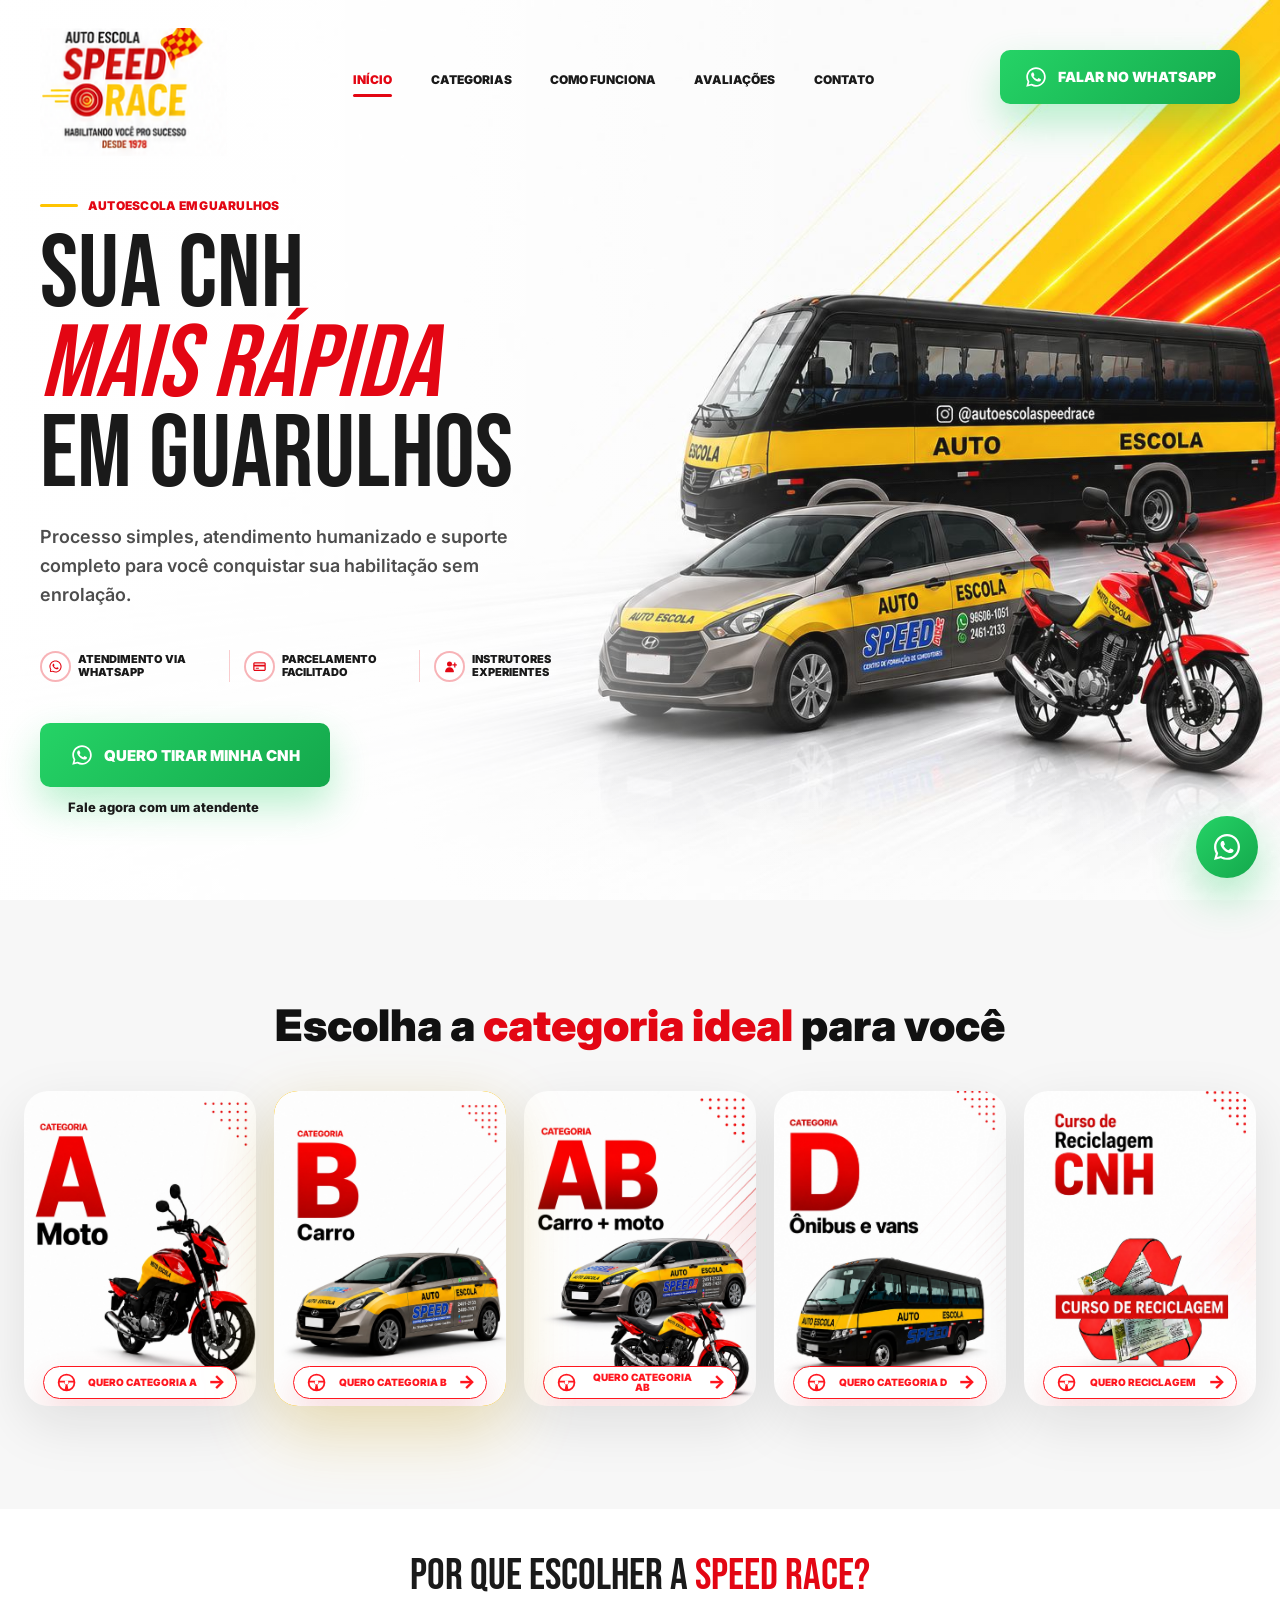
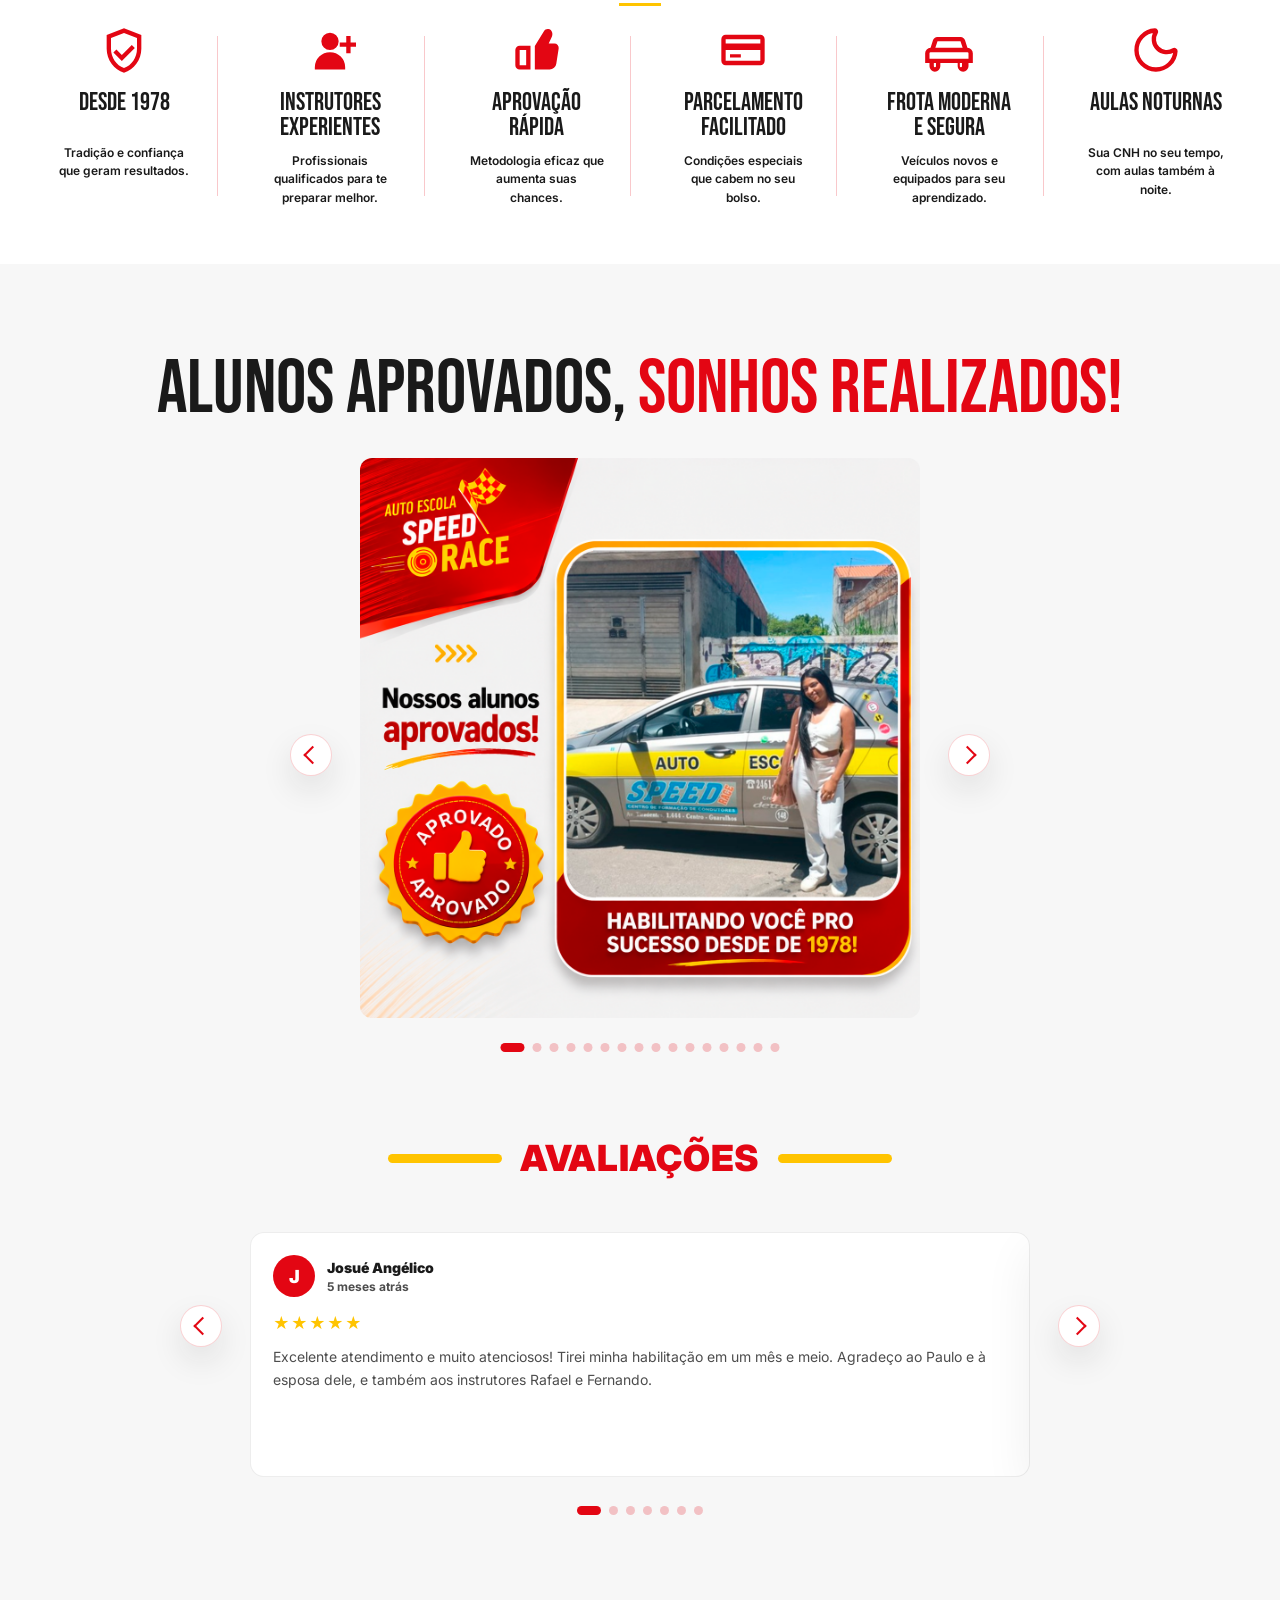
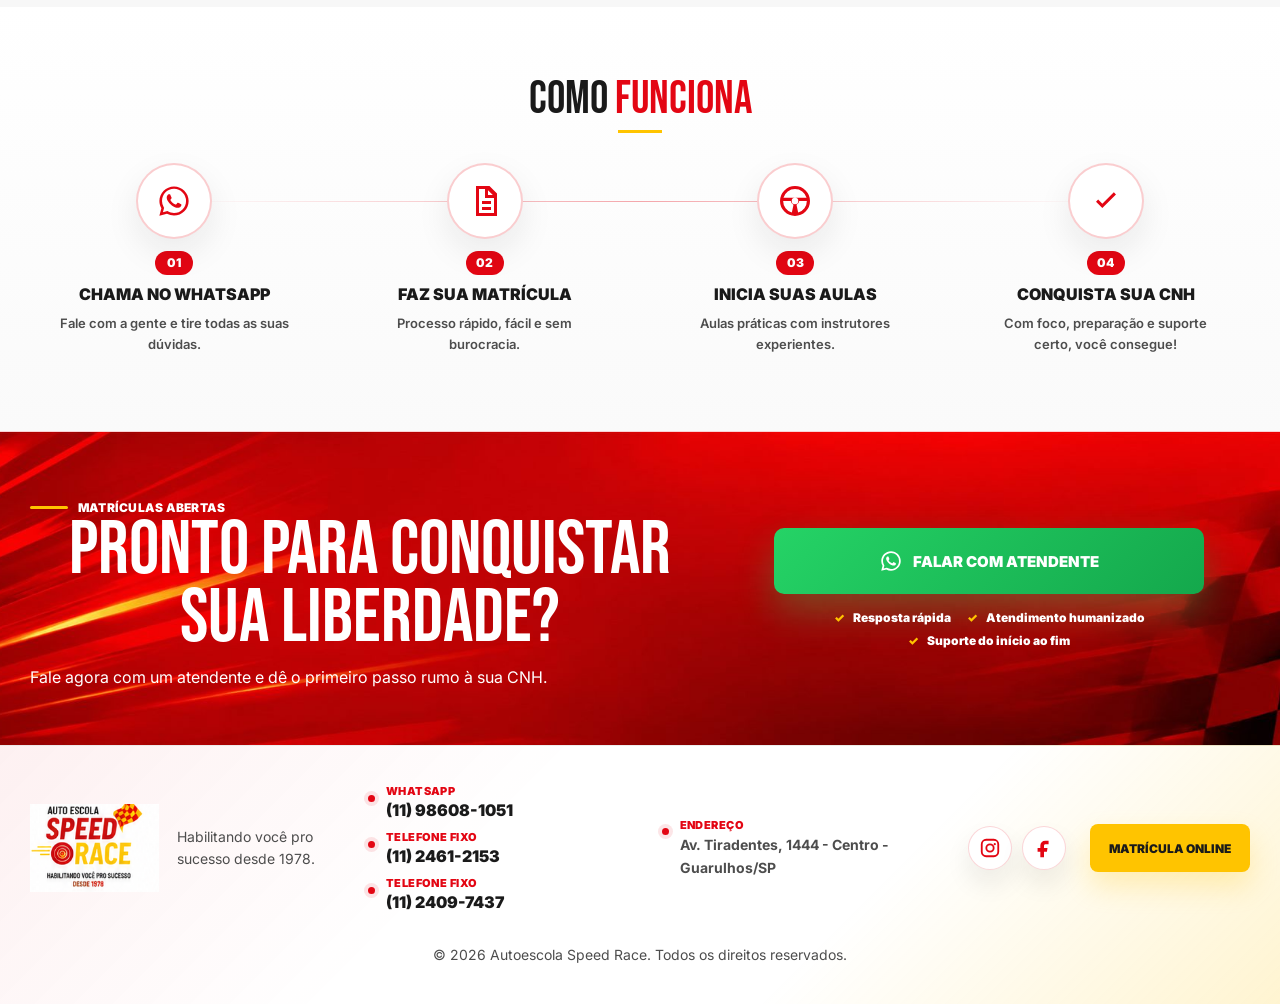
<file: index.html>
﻿<!doctype html>
<html lang="pt-BR">

<head>
  <meta charset="utf-8">
  <meta name="viewport" content="width=device-width, initial-scale=1">
  <title>Autoscola Speed Race | CNH em Guarulhos</title>
  <meta name="description"
    content="Auto Escola Speed Race em Guarulhos. Tire sua CNH nas categorias A, B, AB, D e curso de reciclagem com atendimento rapido pelo WhatsApp.">
  <link rel="icon" type="image/png" sizes="192x192" href="/assets/favicon.png">
  <link rel="apple-touch-icon" sizes="180x180" href="/assets/apple-touch-icon.png">
  <link rel="preconnect" href="https://fonts.googleapis.com">
  <link rel="preconnect" href="https://fonts.gstatic.com" crossorigin>
  <link rel="preload" as="image" href="assets/optimized/banner-hero-1920.jpg">
  <link href="https://fonts.googleapis.com/css2?family=Bebas+Neue&family=Inter:wght@500;600;700;800;900&display=swap"
    rel="stylesheet">
  <link rel="stylesheet" href="styles.css">
</head>

<body>
  <svg class="sprite" aria-hidden="true">
    <symbol id="icon-whatsapp" viewBox="0 0 32 32">
      <path fill="currentColor"
        d="M16.02 3C8.86 3 3.03 8.81 3.03 15.95c0 2.29.6 4.52 1.75 6.49L3 29l6.73-1.76a13 13 0 0 0 6.29 1.6h.01c7.16 0 12.99-5.81 12.99-12.95C29.02 8.81 23.19 3 16.02 3Zm0 23.65h-.01c-1.93 0-3.82-.52-5.47-1.5l-.39-.23-3.99 1.04 1.07-3.88-.25-.4a10.67 10.67 0 0 1-1.64-5.73c0-5.93 4.79-10.76 10.68-10.76 2.85 0 5.53 1.12 7.55 3.15a10.63 10.63 0 0 1 3.13 7.55c0 5.93-4.79 10.76-10.68 10.76Zm5.86-8.05c-.32-.16-1.9-.94-2.19-1.04-.29-.11-.51-.16-.72.16-.21.31-.83 1.04-1.02 1.25-.19.21-.38.24-.7.08-.32-.16-1.35-.5-2.57-1.58-.95-.85-1.59-1.9-1.78-2.22-.19-.32-.02-.49.14-.65.15-.15.32-.38.48-.56.16-.19.21-.32.32-.53.11-.21.05-.4-.03-.56-.08-.16-.72-1.73-.99-2.37-.26-.62-.52-.54-.72-.55h-.61c-.21 0-.56.08-.85.4-.29.32-1.12 1.09-1.12 2.66 0 1.57 1.15 3.09 1.31 3.3.16.21 2.27 3.46 5.49 4.85.77.33 1.37.53 1.83.68.77.24 1.47.21 2.02.13.62-.09 1.9-.77 2.17-1.52.27-.75.27-1.39.19-1.52-.08-.13-.29-.21-.61-.37Z" />
    </symbol>
    <symbol id="icon-check" viewBox="0 0 24 24">
      <path fill="currentColor" d="m9.55 16.7-4.2-4.2 1.42-1.42 2.78 2.78 7.68-7.68 1.42 1.42-9.1 9.1Z" />
    </symbol>
    <symbol id="icon-card" viewBox="0 0 24 24">
      <path fill="currentColor"
        d="M4 5h16a2 2 0 0 1 2 2v10a2 2 0 0 1-2 2H4a2 2 0 0 1-2-2V7a2 2 0 0 1 2-2Zm0 4h16V7H4v2Zm0 3v5h16v-5H4Zm2 2h5v1.5H6V14Z" />
    </symbol>
    <symbol id="icon-instructor" viewBox="0 0 24 24">
      <path fill="currentColor"
        d="M12 12a4 4 0 1 0 0-8 4 4 0 0 0 0 8Zm-7 8a7 7 0 0 1 14 0v1H5v-1Zm14.5-9.5h-3v-2h3v-3h2v3h3v2h-3v3h-2v-3Z" />
    </symbol>
    <symbol id="icon-shield" viewBox="0 0 24 24">
      <path fill="currentColor"
        d="M12 2 4 5.1v6.3c0 5.1 3.4 9.7 8 11.1 4.6-1.4 8-6 8-11.1V5.1L12 2Zm0 2.2 6 2.3v4.9c0 4-2.5 7.7-6 8.9-3.5-1.2-6-4.9-6-8.9V6.5l6-2.3Zm-1 10.1-2.5-2.5-1.4 1.4 3.9 3.9 6-6-1.4-1.4-4.6 4.6Z" />
    </symbol>
    <symbol id="icon-thumbs" viewBox="0 0 24 24">
      <path fill="currentColor"
        d="M9 21H4a2 2 0 0 1-2-2v-7a2 2 0 0 1 2-2h5v11Zm2 0V10.2l4.2-6.9c.4-.7 1.2-1.1 2-1 .9.1 1.6.7 1.8 1.6.2.7.1 1.4-.2 2.1L17.4 9H20a2 2 0 0 1 2 2.3l-1.1 7A3.1 3.1 0 0 1 17.8 21H11ZM4 12v7h3v-7H4Z" />
    </symbol>
    <symbol id="icon-car" viewBox="0 0 24 24">
      <path fill="currentColor"
        d="M6.6 6h10.8c.9 0 1.7.6 2 1.5L20.5 11A2.5 2.5 0 0 1 23 13.5V18h-2v1.5a2.5 2.5 0 0 1-5 0V18H8v1.5a2.5 2.5 0 0 1-5 0V18H1v-4.5A2.5 2.5 0 0 1 3.5 11l1.1-3.5c.3-.9 1.1-1.5 2-1.5Zm.1 2-1 3h12.6l-1-3H6.7ZM3 13.5V16h18v-2.5a.5.5 0 0 0-.5-.5h-17a.5.5 0 0 0-.5.5ZM5 18v1.5a.5.5 0 0 0 1 0V18H5Zm12 0v1.5a.5.5 0 0 0 1 0V18h-1Z" />
    </symbol>
    <symbol id="icon-moon" viewBox="0 0 24 24">
      <svg xmlns="http://www.w3.org/2000/svg" width="24" height="24" viewBox="0 0 24 24" fill="none"
        stroke="currentColor" stroke-width="2" stroke-linecap="round" stroke-linejoin="round"
        class="lucide lucide-moon-icon lucide-moon">
        <path
          d="M20.985 12.486a9 9 0 1 1-9.473-9.472c.405-.022.617.46.402.803a6 6 0 0 0 8.268 8.268c.344-.215.825-.004.803.401" />
      </svg>
    </symbol>
    <symbol id="icon-doc" viewBox="0 0 24 24">
      <path fill="currentColor"
        d="M6 2h9l5 5v15H6V2Zm8 2.8V8h3.2L14 4.8ZM8 4v16h10V10h-6V4H8Zm2 8h6v2h-6v-2Zm0 4h6v2h-6v-2Z" />
    </symbol>
    <symbol id="icon-wheel" viewBox="0 0 24 24">
      <path fill="currentColor"
        d="M12 2a10 10 0 1 1 0 20 10 10 0 0 1 0-20Zm0 2a8 8 0 0 0-7.7 5.9h15.4A8 8 0 0 0 12 4Zm-7.9 8a8 8 0 0 0 5.8 7.7l1.1-5.2A3 3 0 0 1 9.2 12H4.1Zm10 7.7A8 8 0 0 0 19.9 12h-5.1a3 3 0 0 1-1.8 2.5l1.1 5.2ZM12 9.8a2.2 2.2 0 1 0 0 4.4 2.2 2.2 0 0 0 0-4.4Z" />
    </symbol>
    <symbol id="icon-instagram" viewBox="0 0 24 24">
      <path fill="currentColor"
        d="M7.8 2h8.4A5.8 5.8 0 0 1 22 7.8v8.4a5.8 5.8 0 0 1-5.8 5.8H7.8A5.8 5.8 0 0 1 2 16.2V7.8A5.8 5.8 0 0 1 7.8 2Zm0 2A3.8 3.8 0 0 0 4 7.8v8.4A3.8 3.8 0 0 0 7.8 20h8.4a3.8 3.8 0 0 0 3.8-3.8V7.8A3.8 3.8 0 0 0 16.2 4H7.8ZM12 7a5 5 0 1 1 0 10 5 5 0 0 1 0-10Zm0 2a3 3 0 1 0 0 6 3 3 0 0 0 0-6Zm5.2-2.4a1.2 1.2 0 1 1 0 2.4 1.2 1.2 0 0 1 0-2.4Z" />
    </symbol>
    <symbol id="icon-facebook" viewBox="0 0 24 24">
      <path fill="currentColor"
        d="M14 8h3V4h-3.4C9.9 4 8 6.2 8 9.6V12H5v4h3v6h4v-6h3.2l.6-4H12V9.8c0-1.2.4-1.8 2-1.8Z" />
    </symbol>
  </svg>

  <main class="hero" id="inicio">
    <nav class="hero-nav" aria-label="Navegação principal">
      <a class="brand" href="#inicio" aria-label="Auto Escola Speed Race">
        <img src="assets/logo-speed-race.png" alt="Auto Escola Speed Race" width="218" height="132" fetchpriority="high">
      </a>

      <div class="nav-links">
        <a class="active" href="#inicio">Início</a>
        <a href="#categorias">Categorias</a>
        <a href="#como-funciona">Como funciona</a>
        <a href="#avaliacoes">Avaliações</a>
        <a href="#contato">Contato</a>
      </div>

      <a class="whatsapp nav-cta"
        href="https://wa.me/5511986081051?text=Ol%C3%A1!%20Quero%20saber%20mais%20sobre%20a%20CNH%20na%20Auto%20Escola%20Speed%20Race"
        target="_blank" rel="noopener">
        <svg>
          <use href="#icon-whatsapp" />
        </svg>
        <span>Falar no WhatsApp</span>
      </a>
    </nav>

    <section class="hero-content" aria-labelledby="hero-title">
      <div class="copy">
        <p class="eyebrow">Autoescola em Guarulhos</p>
        <h1 id="hero-title">Sua CNH<br><span>mais rápida</span><br><span class="title-place">em&nbsp;Guarulhos</span>
        </h1>
        <p class="lead">Processo simples, atendimento humanizado e suporte completo para você conquistar sua habilitação
          sem enrolação.</p>

        <div class="hero-benefits" aria-label="Benefícios">
          <span><svg>
              <use href="#icon-whatsapp" />
            </svg>Atendimento via WhatsApp</span>
          <span><svg>
              <use href="#icon-card" />
            </svg>Parcelamento facilitado</span>
          <span><svg>
              <use href="#icon-instructor" />
            </svg>Instrutores experientes</span>
        </div>

        <a class="whatsapp hero-cta"
          href="https://wa.me/5511986081051?text=Ol%C3%A1!%20Quero%20saber%20mais%20sobre%20a%20CNH%20na%20Auto%20Escola%20Speed%20Race"
          target="_blank" rel="noopener">
          <svg>
            <use href="#icon-whatsapp" />
          </svg>
          Quero tirar minha CNH
        </a>
        <small>Fale agora com um atendente</small>
      </div>

    </section>
  </main>
  <section class="section categories-section" id="categorias" aria-labelledby="categories-title">
    <div class="section-head categories-title-block">
      <h2 id="categories-title">Escolha a <span>categoria ideal</span> para você</h2>
    </div>

    <div class="container">
      <div class="card-grid category-grid">
        <article class="category-card card-art">
          <img class="card-art-image" src="assets/optimized/card-moto-sharp.jpg" alt="Categoria A - Moto" loading="lazy" decoding="async">
          <a class="category-button"
            href="https://wa.me/5511986081051?text=Ol%C3%A1!%20Quero%20tirar%20minha%20CNH%20categoria%20A%20%28moto%29%20na%20Auto%20Escola%20Speed%20Race."
            target="_blank" rel="noopener">
            <svg aria-hidden="true">
              <use href="#icon-wheel" />
            </svg>
            <span>Quero Categoria A</span>
          </a>
        </article>

        <article class="category-card card-art featured">
          <img class="card-art-image" src="assets/optimized/card-carro-sharp.jpg" alt="Categoria B - Carro" loading="lazy" decoding="async">
          <a class="category-button yellow"
            href="https://wa.me/5511986081051?text=Ol%C3%A1!%20Quero%20tirar%20minha%20CNH%20categoria%20B%20%28carro%29%20na%20Auto%20Escola%20Speed%20Race."
            target="_blank" rel="noopener">
            <svg aria-hidden="true">
              <use href="#icon-wheel" />
            </svg>
            <span>Quero Categoria B</span>
          </a>
        </article>

        <article class="category-card card-art">
          <img class="card-art-image" src="assets/optimized/card-carro-moto-sharp.jpg" alt="Categoria AB - Carro e moto" loading="lazy" decoding="async">
          <a class="category-button"
            href="https://wa.me/5511986081051?text=Ol%C3%A1!%20Quero%20tirar%20minha%20CNH%20categoria%20AB%20%28carro%20e%20moto%29%20na%20Auto%20Escola%20Speed%20Race."
            target="_blank" rel="noopener">
            <svg aria-hidden="true">
              <use href="#icon-wheel" />
            </svg>
            <span>Quero Categoria AB</span>
          </a>
        </article>

        <article class="category-card card-art pro-card">
          <img class="card-art-image" src="assets/optimized/card-onibus-sharp.jpg" alt="Categoria D - Onibus e vans" loading="lazy" decoding="async">
          <a class="category-button"
            href="https://wa.me/5511986081051?text=Ol%C3%A1!%20Quero%20saber%20mais%20sobre%20a%20CNH%20categoria%20D%20%28%C3%B4nibus%20e%20vans%29%20na%20Auto%20Escola%20Speed%20Race."
            target="_blank" rel="noopener">
            <svg aria-hidden="true">
              <use href="#icon-wheel" />
            </svg>
            <span>Quero Categoria D</span>
          </a>
        </article>

        <article class="category-card card-art service-card">
          <img class="card-art-image" src="assets/optimized/card-reciclagem-sharp.jpg" alt="Reciclagem de CNH" loading="lazy" decoding="async">
          <a class="category-button"
            href="https://wa.me/5511986081051?text=Ol%C3%A1!%20Quero%20saber%20mais%20sobre%20o%20servi%C3%A7o%20de%20reciclagem%20de%20CNH%20na%20Auto%20Escola%20Speed%20Race."
            target="_blank" rel="noopener">
            <svg aria-hidden="true">
              <use href="#icon-wheel" />
            </svg>
            <span>Quero Reciclagem</span>
          </a>
        </article>
      </div>
    </div>
  </section>
  <section class="section benefits-section" aria-labelledby="benefits-title">
    <div class="container">
      <div class="section-head">
        <p class="eyebrow">Confiança para começar</p>
        <h2 id="benefits-title">Por que escolher a <span>Speed Race?</span></h2>
      </div>

      <div class="card-grid benefits-grid">
        <article class="info-card"><i><svg>
              <use href="#icon-shield" />
            </svg></i>
          <h3>Desde 1978</h3>
          <p>Tradição e confiança que geram resultados.</p>
        </article>
        <article class="info-card"><i><svg>
              <use href="#icon-instructor" />
            </svg></i>
          <h3>Instrutores experientes</h3>
          <p>Profissionais qualificados para te preparar melhor.</p>
        </article>
        <article class="info-card"><i><svg>
              <use href="#icon-thumbs" />
            </svg></i>
          <h3>Aprovação rápida</h3>
          <p>Metodologia eficaz que aumenta suas chances.</p>
        </article>
        <article class="info-card"><i><svg>
              <use href="#icon-card" />
            </svg></i>
          <h3>Parcelamento facilitado</h3>
          <p>Condições especiais que cabem no seu bolso.</p>
        </article>
        <article class="info-card"><i><svg>
              <use href="#icon-car" />
            </svg></i>
          <h3>Frota moderna e segura</h3>
          <p>Veículos novos e equipados para seu aprendizado.</p>
        </article>
        <article class="info-card"><i><svg>
              <use href="#icon-moon" />
            </svg></i>
          <h3>Aulas noturnas</h3>
          <p>Sua CNH no seu tempo, com aulas também à noite.</p>
        </article>

      </div>
    </div>
  </section>

  <section class="section reviews-section" id="avaliacoes" aria-labelledby="reviews-title">
    <div class="container">
      <div class="section-head">
        <h2 id="reviews-title">Alunos aprovados, <span>sonhos realizados!</span></h2>
      </div>

      <div class="approved-carousel" aria-roledescription="carousel" aria-label="Fotos de alunos aprovados">
        <button class="review-control prev" type="button" aria-label="Foto anterior">&lsaquo;</button>
        <div class="review-viewport">
          <div class="review-grid">
            <article class="review-card"><img src="assets/approved/aluno9.png" alt="Aluno aprovado" loading="lazy" decoding="async"></article>
            <article class="review-card"><img src="assets/approved/aluno10.png" alt="Aluno aprovado" loading="lazy" decoding="async"></article>
            <article class="review-card"><img src="assets/approved/aluno14.png" alt="Aluno aprovado" loading="lazy" decoding="async"></article>
            <article class="review-card"><img src="assets/approved/aluno16.png" alt="Aluno aprovado" loading="lazy" decoding="async"></article>
            <article class="review-card"><img src="assets/approved/aluno17.png" alt="Aluno aprovado" loading="lazy" decoding="async"></article>
            <article class="review-card"><img src="assets/approved/aluno3.png" alt="Aluno aprovado" loading="lazy" decoding="async"></article>
            <article class="review-card"><img src="assets/approved/aluno19.png" alt="Aluno aprovado" loading="lazy" decoding="async"></article>
            <article class="review-card"><img src="assets/approved/aluno20.png" alt="Aluno aprovado" loading="lazy" decoding="async"></article>
            <article class="review-card"><img src="assets/approved/aluno21.png" alt="Aluno aprovado" loading="lazy" decoding="async"></article>
            <article class="review-card"><img src="assets/approved/aluno22.png" alt="Aluno aprovado" loading="lazy" decoding="async"></article>
            <article class="review-card"><img src="assets/approved/aluno4.png" alt="Aluno aprovado" loading="lazy" decoding="async"></article>
            <article class="review-card"><img src="assets/approved/aluno24.png" alt="Aluno aprovado" loading="lazy" decoding="async"></article>
            <article class="review-card"><img src="assets/approved/aluno25.png" alt="Aluno aprovado" loading="lazy" decoding="async"></article>
            <article class="review-card"><img src="assets/approved/aluno1.png" alt="Aluno aprovado" loading="lazy" decoding="async"></article>
            <article class="review-card"><img src="assets/approved/aluno2.png" alt="Aluno aprovado" loading="lazy" decoding="async"></article>
            <article class="review-card"><img src="assets/approved/aluno27.png" alt="Aluno aprovado" loading="lazy" decoding="async"></article>
          </div>
        </div>
        <button class="review-control next" type="button" aria-label="Próxima foto">&rsaquo;</button>
        <div class="review-dots" aria-label="Selecionar foto"></div>
      </div>
      <div class="reviews-carousel" aria-roledescription="carousel" aria-label="Avaliações de alunos"
        style="margin-top: 84px;">
        <div class="section-head" style="margin-bottom: 34px;">
          <p class="reviews-eyebrow">Avaliações</p>
        </div>
        <button class="review-control prev" type="button" aria-label="Avaliação anterior">&lsaquo;</button>
        <div class="review-viewport">
          <div class="review-grid">
            <article class="review-card">
              <div class="review-head"><span>J</span>
                <div><strong>Josué Angélico</strong><small>5 meses atrás</small></div>
              </div>
              <div class="stars">★★★★★</div>
              <p>Excelente atendimento e muito atenciosos! Tirei minha habilitação em um mês e meio. Agradeço ao Paulo e
                à esposa dele, e também aos instrutores Rafael e Fernando.</p>
            </article>
            <article class="review-card">
              <div class="review-head"><span>L</span>
                <div><strong>Letícia Caselato</strong><small>7 meses atrás</small></div>
              </div>
              <div class="stars">★★★★★</div>
              <p>Finalizei minha CNH super rápido, sempre tive total apoio, o instrutor Paulo é nota 10.</p>
            </article>
            <article class="review-card">
              <div class="review-head"><span>F</span>
                <div><strong>Fernanda Dantas</strong><small>9 meses atrás</small></div>
              </div>
              <div class="stars">★★★★★</div>
              <p>Super recomendo, bons instrutores e atendimento perfeito. São bons profissionais e com certeza a melhor
                autoescola.</p>
            </article>
            <article class="review-card">
              <div class="review-head"><span>P</span>
                <div><strong>Pedro Henrique</strong><small>9 meses atrás</small></div>
              </div>
              <div class="stars">★★★★★</div>
              <p>A autoescola Speed Race me proporcionou a oportunidade de estar tirando minha habilitação.
                Profissionais bastante atenciosos e capacitados.</p>
            </article>
            <article class="review-card">
              <div class="review-head"><span>V</span>
                <div><strong>Vini Silva</strong><small>10 meses atrás</small></div>
              </div>
              <div class="stars">★★★★★</div>
              <p>Atendimento muito bom com bons instrutores, principalmente o instrutor Thiago, que é muito bom como
                profissional.</p>
            </article>
            <article class="review-card">
              <div class="review-head"><span>H</span>
                <div><strong>Henrique Macedo</strong><small>3 meses atrás</small></div>
              </div>
              <div class="stars">★★★★★</div>
              <p>Professores e diretoria excelentes, ótima autoescola. Fernandão é monstro.</p>
            </article>
            <article class="review-card">
              <div class="review-head"><span>M</span>
                <div><strong>Matheus Henrique</strong><small>9 meses atrás</small></div>
              </div>
              <div class="stars">★★★★★</div>
              <p>Auto-escola com pessoas muito solícitas, íntegras e extremamente atenciosas. Instrutores que se
                preocupam e buscam de fato ajudar o aluno.</p>
            </article>
          </div>
        </div>
        <button class="review-control next" type="button" aria-label="Próxima avaliação">&rsaquo;</button>
        <div class="review-dots" aria-label="Selecionar avaliação"></div>
      </div>
    </div>
  </section>

  <section class="section steps-section" id="como-funciona" aria-labelledby="steps-title">
    <div class="container">
      <div class="section-head">
        <p class="eyebrow">Passo a passo</p>
        <h2 id="steps-title">Como <span>funciona</span></h2>
      </div>

      <div class="steps-grid">
        <article>
          <i><svg>
              <use href="#icon-whatsapp" />
            </svg></i>
          <div class="step-copy"><strong>01</strong>
            <h3>Chama no WhatsApp</h3>
            <p>Fale com a gente e tire todas as suas dúvidas.</p>
          </div>
        </article>
        <article>
          <i><svg>
              <use href="#icon-doc" />
            </svg></i>
          <div class="step-copy"><strong>02</strong>
            <h3>Faz sua matrícula</h3>
            <p>Processo rápido, fácil e sem burocracia.</p>
          </div>
        </article>
        <article>
          <i><svg>
              <use href="#icon-wheel" />
            </svg></i>
          <div class="step-copy"><strong>03</strong>
            <h3>Inicia suas aulas</h3>
            <p>Aulas práticas com instrutores experientes.</p>
          </div>
        </article>
        <article>
          <i><svg>
              <use href="#icon-check" />
            </svg></i>
          <div class="step-copy"><strong>04</strong>
            <h3>Conquista sua CNH</h3>
            <p>Com foco, preparação e suporte certo, você consegue!</p>
          </div>
        </article>
      </div>
    </div>
  </section>

  <section class="final-cta" id="contato">
    <div class="container final-grid">
      <div>
        <p class="eyebrow light">Matrículas abertas</p>
        <h2>Pronto para conquistar sua liberdade?</h2>
        <p>Fale agora com um atendente e dê o primeiro passo rumo à sua CNH.</p>
      </div>
      <div class="final-actions">
        <a class="whatsapp final-button"
          href="https://wa.me/5511986081051?text=Ol%C3%A1!%20Quero%20saber%20mais%20sobre%20a%20CNH%20na%20Auto%20Escola%20Speed%20Race"
          target="_blank" rel="noopener">
          <svg>
            <use href="#icon-whatsapp" />
          </svg>
          Falar com atendente
        </a>
        <div class="cta-points">
          <span>Resposta rápida</span>
          <span>Atendimento humanizado</span>
          <span>Suporte do início ao fim</span>
        </div>
      </div>
    </div>
  </section>

  <footer class="footer">
    <div class="container footer-grid">
      <div class="footer-brand">
        <img src="assets/logo-speed-race.png" alt="Auto Escola Speed Race" loading="lazy" decoding="async">
        <p>Habilitando você pro sucesso desde 1978.</p>
      </div>

      <div class="footer-contact" aria-label="Contatos da Auto Escola Speed Race">
        <a href="https://wa.me/5511986081051" target="_blank" rel="noopener">
          <span>WhatsApp</span>
          <strong>(11) 98608-1051</strong>
        </a>
        <a href="tel:+551124612153">
          <span>Telefone fixo</span>
          <strong>(11) 2461-2153</strong>
        </a>
        <a href="tel:+551124097437">
          <span>Telefone fixo</span>
          <strong>(11) 2409-7437</strong>
        </a>
      </div>

      <address class="footer-address">
        <span>Endereço</span>
        Av. Tiradentes, 1444 - Centro - Guarulhos/SP
      </address>

      <div class="footer-social" aria-label="Redes sociais">
        <a href="https://www.instagram.com/autoescolaspeedrace" target="_blank" rel="noopener"
          aria-label="Instagram da Auto Escola Speed Race">
          <svg aria-hidden="true">
            <use href="#icon-instagram" />
          </svg>
        </a>
        <a href="https://www.facebook.com/autoescolaspeedrace" target="_blank" rel="noopener"
          aria-label="Facebook da Auto Escola Speed Race">
          <svg aria-hidden="true">
            <use href="#icon-facebook" />
          </svg>
        </a>
      </div>

      <a class="footer-online" href="/matricular/">Matrícula online</a>
      <p class="footer-copy">© 2026 Autoescola Speed Race. Todos os direitos reservados.</p>
    </div>
  </footer>

  <a class="floating-whatsapp"
    href="https://wa.me/5511986081051?text=Ol%C3%A1!%20Quero%20saber%20mais%20sobre%20a%20CNH%20na%20Auto%20Escola%20Speed%20Race"
    target="_blank" rel="noopener" aria-label="Falar no WhatsApp">
    <svg>
      <use href="#icon-whatsapp" />
    </svg>
  </a>

  <script>
    const reduceMotion = window.matchMedia("(prefers-reduced-motion: reduce)").matches;

    if (!reduceMotion) {
      const revealItems = document.querySelectorAll(".section-head, .category-card, .info-card, .steps-grid article, .final-cta");
      revealItems.forEach((item) => item.classList.add("reveal"));

      const revealObserver = new IntersectionObserver((entries) => {
        entries.forEach((entry) => {
          if (entry.isIntersecting) {
            entry.target.classList.add("is-visible");
            revealObserver.unobserve(entry.target);
          }
        });
      }, { threshold: .16 });

      revealItems.forEach((item) => revealObserver.observe(item));

      const hero = document.querySelector(".hero");
      const categories = document.querySelector(".categories-section");
      const categoryCards = document.querySelectorAll(".category-card");
      let ticking = false;

      function updateParallax() {
        const scrollY = window.scrollY || window.pageYOffset;

        if (hero) {
          hero.style.setProperty("--hero-parallax", `${Math.min(scrollY * .16, 72)}px`);
        }

        if (categories) {
          const rect = categories.getBoundingClientRect();
          const offset = (window.innerHeight - rect.top) * .08;
          const sectionShift = Math.max(-40, Math.min(offset, 70));
          categories.style.setProperty("--section-shift-left", `${sectionShift * -.35}px`);
          categories.style.setProperty("--section-shift-right", `${sectionShift * .25}px`);
        }

        categoryCards.forEach((card) => {
          const rect = card.getBoundingClientRect();
          const centerOffset = (window.innerHeight / 2 - (rect.top + rect.height / 2)) * .035;
          card.style.setProperty("--card-parallax", `${Math.max(-16, Math.min(centerOffset, 16))}px`);
        });

        ticking = false;
      }

      function requestParallax() {
        if (!ticking) {
          window.requestAnimationFrame(updateParallax);
          ticking = true;
        }
      }

      window.addEventListener("scroll", requestParallax, { passive: true });
      window.addEventListener("resize", requestParallax);
      updateParallax();
    }

    const carousel = document.querySelector(".reviews-carousel");

    if (carousel) {
      const track = carousel.querySelector(".review-grid");
      const slides = Array.from(carousel.querySelectorAll(".review-card"));
      const prev = carousel.querySelector(".prev");
      const next = carousel.querySelector(".next");
      const dotsWrap = carousel.querySelector(".review-dots");
      let current = 0;
      let timer;

      slides.forEach((_, index) => {
        const dot = document.createElement("button");
        dot.type = "button";
        dot.setAttribute("aria-label", `Mostrar avaliação ${index + 1}`);
        dot.addEventListener("click", () => {
          showSlide(index);
          restart();
        });
        dotsWrap.appendChild(dot);
      });

      const dots = Array.from(dotsWrap.querySelectorAll("button"));

      function showSlide(index) {
        current = (index + slides.length) % slides.length;
        track.style.transform = `translateX(-${current * 100}%)`;
        dots.forEach((dot, dotIndex) => {
          dot.classList.toggle("active", dotIndex === current);
        });
      }

      function restart() {
        window.clearInterval(timer);
        timer = window.setInterval(() => showSlide(current + 1), 5200);
      }

      prev.addEventListener("click", () => {
        showSlide(current - 1);
        restart();
      });

      next.addEventListener("click", () => {
        showSlide(current + 1);
        restart();
      });

      showSlide(0);
      restart();
    }

    const approvedCarousel = document.querySelector(".approved-carousel");

    if (approvedCarousel) {
      const aTrack = approvedCarousel.querySelector(".review-grid");
      const aSlides = Array.from(approvedCarousel.querySelectorAll(".review-card"));
      const aPrev = approvedCarousel.querySelector(".prev");
      const aNext = approvedCarousel.querySelector(".next");
      const aDotsWrap = approvedCarousel.querySelector(".review-dots");
      let aCurrent = 0;
      let aTimer;

      aSlides.forEach((_, index) => {
        const dot = document.createElement("button");
        dot.type = "button";
        dot.setAttribute("aria-label", `Mostrar foto ${index + 1}`);
        dot.addEventListener("click", () => {
          aShowSlide(index);
          aRestart();
        });
        aDotsWrap.appendChild(dot);
      });

      const aDots = Array.from(aDotsWrap.querySelectorAll("button"));

      function aShowSlide(index) {
        aCurrent = (index + aSlides.length) % aSlides.length;
        aTrack.style.transform = `translateX(-${aCurrent * 100}%)`;
        aDots.forEach((dot, dotIndex) => {
          dot.classList.toggle("active", dotIndex === aCurrent);
        });
      }

      function aRestart() {
        window.clearInterval(aTimer);
        aTimer = window.setInterval(() => aShowSlide(aCurrent + 1), 4200);
      }

      aPrev.addEventListener("click", () => {
        aShowSlide(aCurrent - 1);
        aRestart();
      });

      aNext.addEventListener("click", () => {
        aShowSlide(aCurrent + 1);
        aRestart();
      });

      aShowSlide(0);
      aRestart();
    }
  </script>
</body>

</html>
</file>
<file: styles.css>
:root {
  --red: #e30613;
  --yellow: #ffc400;
  --green: #25d366;
  --green-dark: #14a84c;
  --ink: #1a1a1a;
  --muted: #4d4d4d;
  --white: #ffffff;
  --shadow: 0 24px 70px rgba(26, 26, 26, .14);
  --max: 1220px;
  --hero-max: 1560px;
}

* {
  box-sizing: border-box;
}

html {
  scroll-behavior: smooth;
  overflow-x: hidden;
}

body {
  margin: 0;
  color: var(--ink);
  background: #fff;
  font-family: Inter, system-ui, -apple-system, BlinkMacSystemFont, "Segoe UI", sans-serif;
  overflow-x: hidden;
}

a {
  color: inherit;
  text-decoration: none;
}

img,
svg {
  display: block;
}

.sprite {
  position: absolute;
  width: 0;
  height: 0;
  overflow: hidden;
}

.hero {
  position: relative;
  min-height: 100svh;
  overflow: hidden;
  background:
    linear-gradient(90deg, rgba(255, 255, 255, .96) 0%, rgba(255, 255, 255, .86) 32%, rgba(255, 255, 255, .06) 63%),
    image-set(
      url("assets/optimized/banner-hero-960.jpg") 1x,
      url("assets/optimized/banner-hero-1920.jpg") 2x
    ) center right / cover no-repeat;
  background-position: center center, center calc(50% + var(--hero-parallax, 0px));
}

.hero::after {
  content: "";
  position: absolute;
  inset: auto 0 0;
  height: 170px;
  pointer-events: none;
  background: linear-gradient(180deg, transparent, rgba(255, 255, 255, .36));
}

.hero-nav {
  position: relative;
  z-index: 5;
  width: min(var(--hero-max), calc(100% - 80px));
  min-height: 164px;
  margin: 0 auto;
  display: grid;
  grid-template-columns: auto 1fr auto;
  align-items: start;
  gap: clamp(22px, 4vw, 58px);
  padding-top: 28px;
}

.brand {
  justify-self: start;
}

.brand img {
  width: auto;
  height: clamp(96px, 10vw, 132px);
  max-width: min(30vw, 218px);
  object-fit: contain;
}

.nav-links {
  margin-top: 32px;
  display: flex;
  align-items: center;
  justify-content: center;
  gap: clamp(20px, 3vw, 42px);
  font-size: 12px;
  font-weight: 900;
  text-transform: uppercase;
}

.nav-cta {
  margin-top: 22px;
}

.nav-links a {
  position: relative;
  padding: 12px 0;
  transition: color .25s ease;
}

.nav-links a::after {
  content: "";
  position: absolute;
  left: 0;
  right: 0;
  bottom: 2px;
  height: 3px;
  background: var(--red);
  border-radius: 999px;
  transform: scaleX(0);
  transform-origin: left;
  transition: transform .25s ease;
}

.nav-links a:hover,
.nav-links a.active {
  color: var(--red);
}

.nav-links a:hover::after,
.nav-links a.active::after {
  transform: scaleX(1);
}

.whatsapp {
  display: inline-flex;
  align-items: center;
  justify-content: center;
  gap: 10px;
  min-height: 54px;
  padding: 0 24px;
  color: var(--white);
  background: linear-gradient(135deg, var(--green), var(--green-dark));
  border-radius: 10px;
  box-shadow: 0 18px 38px rgba(37, 211, 102, .32);
  font-size: 14px;
  font-weight: 900;
  line-height: 1;
  text-transform: uppercase;
  white-space: nowrap;
  transition: transform .25s ease, box-shadow .25s ease;
}

.whatsapp:hover {
  transform: translateY(-2px);
  box-shadow: 0 24px 48px rgba(37, 211, 102, .4);
}

.whatsapp svg {
  width: 24px;
  height: 24px;
  flex: 0 0 24px;
}

.hero-content {
  position: relative;
  z-index: 2;
  width: min(var(--hero-max), calc(100% - 80px));
  min-height: calc(100svh - 164px);
  margin: 0 auto;
  display: grid;
  grid-template-columns: minmax(0, 660px) 1fr;
  align-items: center;
  gap: 32px;
  padding: 20px 0 78px;
}

.copy {
  animation: showUp .7s ease both;
}

.eyebrow {
  display: inline-flex;
  align-items: center;
  gap: 10px;
  margin: 0 0 18px;
  color: var(--red);
  font-size: 12px;
  font-weight: 900;
  letter-spacing: .02em;
  text-transform: uppercase;
}

.eyebrow::before {
  content: "";
  width: 38px;
  height: 3px;
  background: var(--yellow);
  border-radius: 999px;
}

.reviews-eyebrow {
  display: inline-flex;
  align-items: center;
  gap: 18px;
  margin: 0 0 18px;
  color: var(--red);
  font-size: 36px;
  font-weight: 900;
  letter-spacing: .02em;
  text-transform: uppercase;
}

.reviews-eyebrow::before,
.reviews-eyebrow::after {
  content: "";
  width: 114px;
  height: 9px;
  background: var(--yellow);
  border-radius: 999px;
}

h1 {
  max-width: 680px;
  margin: 0;
  color: var(--ink);
  font-family: "Bebas Neue", Impact, sans-serif;
  font-size: clamp(68px, 8vw, 118px);
  font-weight: 400;
  line-height: .88;
  letter-spacing: .4px;
  text-transform: uppercase;
}

h1 span {
  color: var(--red);
  font-style: italic;
}

h1 .title-place {
  color: var(--ink);
  font-style: normal;
  white-space: nowrap;
}

.lead {
  max-width: 500px;
  margin: 22px 0 0;
  color: var(--muted);
  font-size: 18px;
  font-weight: 600;
  line-height: 1.6;
}

.hero-benefits {
  display: flex;
  align-items: center;
  flex-wrap: wrap;
  gap: 0;
  max-width: 610px;
  margin-top: 30px;
  padding: 6px 0;
}

.hero-benefits span {
  position: relative;
  display: flex;
  align-items: center;
  gap: 7px;
  min-height: 42px;
  padding: 0 14px;
  background: transparent;
  border: 0;
  border-radius: 0;
  box-shadow: none;
  color: var(--ink);
  font-size: 11px;
  font-weight: 900;
  line-height: 1.18;
  text-transform: uppercase;
  max-width: 190px;
}

.hero-benefits span:first-child {
  padding-left: 0;
}

.hero-benefits span:not(:last-child)::after {
  content: "";
  position: absolute;
  top: 5px;
  right: 0;
  width: 1px;
  height: 32px;
  background: rgba(227, 6, 19, .2);
}

.hero-benefits svg {
  width: 31px;
  height: 31px;
  flex: 0 0 31px;
  padding: 6px;
  color: var(--red);
  border: 2px solid rgba(227, 6, 19, .3);
  border-radius: 50%;
  background: rgba(255, 255, 255, .8);
}

.hero-cta {
  width: fit-content;
  min-height: 64px;
  margin-top: 30px;
  padding-inline: 30px;
  font-size: 15px;
}

.copy small {
  display: block;
  margin: 12px 0 0 28px;
  color: var(--ink);
  font-size: 13px;
  font-weight: 800;
}

.container {
  width: min(var(--max), calc(100% - 48px));
  margin-inline: auto;
}

.section {
  padding: 92px 0;
}

.section-head {
  max-width: 720px;
  margin-bottom: 34px;
}

.section-head h2,
.final-cta h2 {
  margin: 0;
  color: var(--ink);
  font-family: "Bebas Neue", Impact, sans-serif;
  font-size: clamp(46px, 6vw, 76px);
  font-weight: 400;
  line-height: .9;
  text-transform: uppercase;
  text-align: center;
}

.section-head h2 span {
  color: var(--red);
}

.reviews-section .section-head {
  max-width: 720px;
  margin: 0 auto 34px;
  text-align: center;
}

.reviews-section .section-head h2 {
  white-space: nowrap;
}

.card-grid {
  display: grid;
  gap: 18px;
}

.benefits-grid {
  grid-template-columns: repeat(3, minmax(0, 1fr));
}

.benefits-section {
  padding: 48px 0 56px;
}

.benefits-section .section-head {
  max-width: none;
  margin-bottom: 28px;
  text-align: center;
}

.benefits-section .eyebrow {
  display: none;
}

.benefits-section .section-head h2 {
  position: relative;
  display: inline-block;
  font-size: clamp(34px, 3.4vw, 48px);
}

.benefits-section .section-head h2::after {
  content: "";
  position: absolute;
  left: 50%;
  bottom: -10px;
  width: 42px;
  height: 3px;
  background: var(--yellow);
  transform: translateX(-50%);
}

.info-card,
.category-card,
.review-card,
.steps-grid article {
  background: var(--white);
  border: 1px solid rgba(26, 26, 26, .08);
  border-radius: 18px;
  box-shadow: 0 18px 50px rgba(26, 26, 26, .07);
  transition: transform .24s ease, box-shadow .24s ease;
}

.info-card:hover,
.category-card:hover,
.review-card:hover,
.steps-grid article:hover {
  transform: translateY(-5px);
  box-shadow: var(--shadow);
}

.info-card {
  padding: 26px;
}

.benefits-section .benefits-grid {
  grid-template-columns: repeat(6, minmax(0, 1fr));
}

.benefits-section .info-card {
  position: relative;
  padding: 0 26px;
  background: transparent;
  border: 0;
  border-radius: 0;
  box-shadow: none;
  text-align: center;
}

.benefits-section .info-card:not(:last-child)::after {
  content: "";
  position: absolute;
  top: 12px;
  right: 0;
  width: 1px;
  height: calc(100% - 24px);
  background: rgba(227, 6, 19, .22);
}

.benefits-section .info-card:hover {
  transform: none;
  box-shadow: none;
}

.info-card i {
  width: 48px;
  height: 48px;
  display: grid;
  place-items: center;
  color: var(--red);
  background: rgba(227, 6, 19, .08);
  border-radius: 14px;
  font-size: 14px;
  font-style: normal;
  font-weight: 900;
}

.benefits-section .info-card i {
  width: 52px;
  height: 52px;
  margin: 0 auto 14px;
  color: var(--red);
  background: transparent;
  border-radius: 0;
}

.benefits-section .info-card i svg {
  width: 52px;
  height: 52px;
}

.info-card h3,
.steps-grid h3 {
  margin: 18px 0 0;
  font-size: 17px;
  font-weight: 900;
}

.benefits-section .info-card h3 {
  min-height: 42px;
  margin: 0;
  font-family: "Bebas Neue", Impact, sans-serif;
  font-size: 25px;
  font-weight: 400;
  line-height: 1;
  text-transform: uppercase;
}

.info-card p,
.review-card p,
.steps-grid p {
  margin: 9px 0 0;
  color: var(--muted);
  font-size: 14px;
  line-height: 1.6;
}

.benefits-section .info-card p {
  margin-top: 12px;
  color: var(--ink);
  font-size: 12px;
  font-weight: 600;
  line-height: 1.55;
}

.categories-section {
  position: relative;
  overflow: hidden;
  background:
    linear-gradient(135deg, rgba(227, 6, 19, .06) 0 18%, transparent 18% 100%),
    linear-gradient(315deg, rgba(255, 196, 0, .18) 0 16%, transparent 16% 100%),
    #fafafa;
  background-position:
    left var(--section-shift-left, 0px) top,
    right var(--section-shift-right, 0px) bottom,
    center;
}

.category-grid {
  grid-template-columns: repeat(4, minmax(0, 1fr));
  align-items: stretch;
}

.category-card {
  position: relative;
  min-height: 430px;
  padding: 0;
  overflow: hidden;
  isolation: isolate;
  background: #111;
  border: 0;
  border-radius: 18px;
  color: var(--white);
}

.category-card.featured {
  grid-column: span 2;
  min-height: 500px;
  box-shadow: 0 34px 90px rgba(227, 6, 19, .22);
}

.category-card::before {
  content: "";
  position: absolute;
  inset: 0;
  z-index: 1;
  background:
    linear-gradient(180deg, rgba(0, 0, 0, .03) 0%, rgba(0, 0, 0, .26) 42%, rgba(0, 0, 0, .88) 100%),
    linear-gradient(90deg, rgba(227, 6, 19, .68), transparent 52%);
  opacity: .92;
}

.category-card img {
  width: 100%;
  height: 100%;
  min-height: inherit;
  object-fit: cover;
  transform: scale(1.04) translateY(var(--card-parallax, 0px));
  transition: transform .7s ease, filter .7s ease;
  filter: saturate(1.08) contrast(1.04);
}

.category-card:hover img {
  transform: scale(1.11) translateY(var(--card-parallax, 0px));
}

.category-content {
  position: absolute;
  inset: auto 22px 22px;
  z-index: 2;
  display: grid;
  gap: 8px;
  max-width: 310px;
}

.car-focus .category-content {
  inset: auto 28px 28px;
  max-width: 380px;
}

.car-focus::before {
  background:
    linear-gradient(180deg, rgba(0, 0, 0, 0) 0%, rgba(0, 0, 0, .18) 38%, rgba(0, 0, 0, .9) 100%),
    linear-gradient(90deg, rgba(227, 6, 19, .78), rgba(227, 6, 19, .18) 52%, transparent 76%);
}

.car-focus::after {
  content: "";
  position: absolute;
  inset: 16px;
  z-index: 1;
  border: 2px solid rgba(255, 196, 0, .82);
  border-radius: 14px;
  pointer-events: none;
}

.badge {
  position: absolute;
  top: 20px;
  right: 20px;
  z-index: 3;
  padding: 9px 13px;
  background: var(--yellow);
  color: var(--ink);
  border-radius: 999px;
  font-size: 11px;
  font-weight: 900;
  text-align: center;
  text-transform: uppercase;
  box-shadow: 0 16px 32px rgba(0, 0, 0, .18);
}

.category-content>p {
  margin: 0;
  color: var(--yellow);
  font-size: 12px;
  font-weight: 900;
  text-transform: uppercase;
}

.category-content h3 {
  margin: 4px 0 0;
  color: var(--white);
  font-family: "Bebas Neue", Impact, sans-serif;
  font-size: clamp(68px, 6vw, 112px);
  font-weight: 400;
  line-height: .85;
  text-shadow: 0 16px 42px rgba(0, 0, 0, .36);
}

.service-card h3 {
  font-size: clamp(56px, 4.6vw, 74px);
}

.category-content strong {
  display: block;
  margin-top: -2px;
  color: var(--white);
  font-size: clamp(18px, 1.8vw, 28px);
  font-weight: 900;
}

.category-card ul {
  display: none;
}

.category-card li {
  color: var(--muted);
  font-size: 14px;
  font-weight: 700;
}

.category-card li::before,
.cta-points span::before {
  content: "✓";
  margin-right: 8px;
  color: var(--red);
  font-weight: 900;
}

.category-button {
  display: flex;
  align-items: center;
  justify-content: center;
  width: fit-content;
  min-height: 46px;
  margin-top: 10px;
  padding: 0 18px;
  border: 1px solid rgba(255, 255, 255, .42);
  border-radius: 12px;
  font-size: 13px;
  font-weight: 900;
  text-transform: uppercase;
  backdrop-filter: blur(10px);
}

.category-button.yellow {
  border-color: transparent;
  background: var(--yellow);
  color: var(--ink);
}

.category-button {
  transition: color .25s ease, background .25s ease, border-color .25s ease, transform .25s ease;
}


.category-button:hover {
  background: var(--red);
  color: var(--white);
  border-color: transparent;
  transform: translateY(-2px);
}

.categories-section {
  background:
    radial-gradient(circle at 18% 12%, rgba(227, 6, 19, .1), transparent 28%),
    radial-gradient(circle at 84% 8%, rgba(255, 196, 0, .22), transparent 24%),
    linear-gradient(180deg, #ffffff 0%, #f7f7f7 100%);
}

.categories-section .section-head {
  max-width: 620px;
  margin-bottom: 42px;
}

.category-grid {
  grid-template-columns: repeat(12, minmax(0, 1fr));
  gap: 24px;
}

.category-card {
  grid-column: span 6;
  min-height: 420px;
  overflow: visible;
  background:
    linear-gradient(145deg, rgba(255, 255, 255, .96), rgba(246, 246, 246, .92)),
    var(--white);
  border: 1px solid rgba(26, 26, 26, .08);
  border-radius: 18px;
  color: var(--ink);
  box-shadow: 0 18px 55px rgba(26, 26, 26, .08);
}

.category-card:first-child {
  grid-column: span 5;
}

.category-card.featured {
  grid-column: span 7;
  min-height: 500px;
  background:
    linear-gradient(135deg, rgba(227, 6, 19, .1), transparent 38%),
    linear-gradient(315deg, rgba(255, 196, 0, .2), transparent 34%),
    var(--white);
  box-shadow: 0 34px 90px rgba(227, 6, 19, .18);
}

.category-card::before {
  display: none;
}

.category-card::after {
  content: "";
  position: absolute;
  inset: auto 22px -10px;
  height: 52px;
  z-index: -1;
  border-radius: 50%;
  background: rgba(26, 26, 26, .12);
  filter: blur(18px);
  opacity: .65;
}

.category-card img {
  position: absolute;
  right: -7%;
  bottom: -5%;
  width: min(68%, 420px);
  height: auto;
  min-height: 0;
  object-fit: contain;
  filter: drop-shadow(0 24px 34px rgba(26, 26, 26, .2)) saturate(1.05);
  transform: translateY(var(--card-parallax, 0px)) scale(1);
}

.category-card:hover img {
  transform: translateY(var(--card-parallax, 0px)) scale(1.03);
}

.category-content,
.car-focus .category-content {
  position: relative;
  inset: auto;
  min-height: inherit;
  max-width: 52%;
  padding: 34px;
  align-content: start;
  gap: 10px;
}

.category-content>p {
  color: var(--red);
  letter-spacing: .08em;
}

.category-content h3 {
  color: var(--red);
  font-size: clamp(86px, 9vw, 148px);
  text-shadow: none;
}

.category-content strong {
  color: var(--ink);
  font-size: clamp(22px, 2.2vw, 34px);
}

.category-content ul {
  display: grid;
  gap: 10px;
  margin: 14px 0 4px;
  padding: 0;
  list-style: none;
}

.category-content li {
  color: var(--muted);
  font-size: 14px;
  font-weight: 800;
}

.category-content li::before {
  content: "✓";
  margin-right: 8px;
  color: var(--red);
  font-weight: 900;
}

.category-button {
  min-height: 48px;
  margin-top: 14px;
  border-color: rgba(227, 6, 19, .2);
  background: var(--white);
  color: var(--red);
  box-shadow: 0 12px 24px rgba(227, 6, 19, .08);
  backdrop-filter: none;
}

.category-button.yellow {
  background: var(--yellow);
  color: var(--ink);
  box-shadow: 0 16px 32px rgba(255, 196, 0, .28);
}

.badge {
  background: var(--yellow);
  color: var(--ink);
}

.car-focus img {
  right: -5%;
  bottom: -8%;
  width: min(74%, 560px);
}

.car-focus .category-content {
  max-width: 46%;
  padding: 42px;
}

.pro-card {
  overflow: hidden;
  background:
    linear-gradient(135deg, rgba(227, 6, 19, .42), transparent 46%),
    linear-gradient(180deg, #252525 0%, #111111 100%);
  color: var(--white);
}

.pro-card .category-content>p,
.pro-card .category-content h3 {
  color: var(--yellow);
}

.pro-card .category-content strong,
.pro-card .category-content li {
  color: var(--white);
}

.pro-card .category-content>strong:nth-of-type(2),
.service-card {
  display: none;
}

.pro-card img {
  right: -10%;
  width: min(72%, 480px);
  filter: drop-shadow(0 26px 36px rgba(0, 0, 0, .38)) saturate(1.05);
}

.reveal {
  opacity: 0;
  transform: translateY(24px);
  transition: opacity .7s ease, transform .7s ease;
}

.reveal.is-visible {
  opacity: 1;
  transform: translateY(0);
}.reviews-section {
  background: #F7F7F7;
}

.reviews-carousel {
  position: relative;
  max-width: 780px;
  margin: 0 auto;
  padding: 0 0 38px;
}

.reviews-section .section-head {
  display: flex;
  flex-direction: column;
  align-items: center;
  max-width: 720px;
  margin: 0 auto 34px;
  text-align: center;
}

.review-viewport {
  overflow: hidden;
  border-radius: 14px;
}

.review-grid {
  display: flex;
  gap: 0;
  transition: transform .45s ease;
}

.review-card {
  flex: 0 0 100%;
  min-height: 245px;
  padding: 22px;
  border-radius: 14px;
}

.review-head {
  display: flex;
  align-items: center;
  gap: 12px;
}

.review-head span {
  width: 42px;
  height: 42px;
  display: grid;
  place-items: center;
  color: var(--white);
  background: var(--red);
  border-radius: 50%;
  font-size: 18px;
  font-weight: 900;
}

.review-head strong {
  display: block;
  margin: 0;
  color: var(--ink);
  font-size: 14px;
  font-weight: 900;
}

.review-head small {
  display: block;
  margin-top: 3px;
  color: var(--muted);
  font-size: 12px;
  font-weight: 700;
}

.stars {
  margin-top: 16px;
  color: var(--yellow);
  font-size: 16px;
  letter-spacing: 1px;
}

.review-card p {
  margin-top: 12px;
  font-size: 14px;
  line-height: 1.65;
}

.review-card img {
  display: block;
  width: clamp(600px, 18vw, 160px);
  height: auto;
  margin: 10px auto;
  border-radius: 12px;
  object-fit: cover;
}

.approved-carousel {
  position: relative;
  max-width: 560px;
  margin: 0 auto 52px;
  padding-bottom: 34px;
}

.approved-carousel .review-viewport {
  border-radius: 0;
}

.approved-carousel .review-card {
  background: transparent;
  border: 0;
  box-shadow: none;
  padding: 0;
  border-radius: 0;
  transition: none;
}

.approved-carousel .review-card:hover {
  transform: none;
  box-shadow: none;
}

.approved-carousel .review-card img {
  width: 100%;
  max-width: 100%;
  height: auto;
  margin: 0 auto;
  border-radius: 12px;
  object-fit: contain;
}

.review-control {
  position: absolute;
  top: calc(50% - 21px);
  z-index: 2;
  width: 42px;
  height: 42px;
  display: grid;
  place-items: center;
  color: var(--red);
  background: var(--white);
  border: 1px solid rgba(227, 6, 19, .18);
  border-radius: 50%;
  box-shadow: 0 14px 32px rgba(26, 26, 26, .1);
  cursor: pointer;
  font-size: 0;
  line-height: 1;
  transition: transform .2s ease, box-shadow .2s ease;
}

.review-control::before {
  content: "";
  position: absolute;
  top: 50%;
  left: 50%;
  width: 11px;
  height: 11px;
  border-top: 2px solid var(--red);
  border-right: 2px solid var(--red);
}

.review-control.prev::before {
  transform: translate(-38%, -50%) rotate(-135deg);
}

.review-control.next::before {
  transform: translate(-62%, -50%) rotate(45deg);
}

.review-control:hover {
  transform: translateY(-2px);
  box-shadow: 0 18px 40px rgba(26, 26, 26, .14);
}

.review-control.prev {
  left: -70px;
}

.review-control.next {
  right: -70px;
}

.review-dots {
  position: absolute;
  left: 50%;
  bottom: 0;
  display: flex;
  gap: 8px;
  transform: translateX(-50%);
}

.review-dots button {
  width: 9px;
  height: 9px;
  padding: 0;
  background: rgba(227, 6, 19, .22);
  border: 0;
  border-radius: 50%;
  cursor: pointer;
}

.review-dots button.active {
  width: 24px;
  background: var(--red);
  border-radius: 999px;
}

.steps-grid {
  position: relative;
  display: grid;
  grid-template-columns: repeat(4, minmax(0, 1fr));
  gap: 22px;
}

.steps-grid::before {
  content: "";
  position: absolute;
  top: 38px;
  left: 12.5%;
  right: 12.5%;
  height: 1px;
  background: linear-gradient(90deg, transparent, rgba(227, 6, 19, .35), transparent);
}

.steps-grid article {
  position: relative;
  display: grid;
  grid-template-columns: 1fr;
  justify-items: center;
  gap: 12px;
  padding: 0 18px;
  background: transparent;
  border: 0;
  border-radius: 0;
  box-shadow: none;
  text-align: center;
}

.steps-grid article:not(:last-child)::after {
  content: none;
}

.steps-grid article:hover {
  transform: none;
  box-shadow: none;
}

.steps-grid i {
  position: relative;
  z-index: 1;
  width: 76px;
  height: 76px;
  display: grid;
  place-items: center;
  color: var(--red);
  background: var(--white);
  border: 2px solid rgba(227, 6, 19, .2);
  border-radius: 50%;
  box-shadow: 0 14px 34px rgba(26, 26, 26, .08);
  font-style: normal;
}

.steps-grid i svg {
  width: 36px;
  height: 36px;
}

.step-copy {
  min-width: 0;
}

.step-copy strong {
  display: inline-flex;
  align-items: center;
  justify-content: center;
  min-width: 38px;
  height: 24px;
  margin-bottom: 10px;
  color: var(--white);
  background: var(--red);
  border-radius: 999px;
  font-size: 12px;
  font-weight: 900;
  line-height: 1;
}

.steps-grid h3 {
  margin: 0;
  max-width: none;
  font-size: 16px;
  line-height: 1.15;
  text-transform: uppercase;
}

.steps-grid p {
  max-width: 230px;
  margin: 10px auto 0;
  color: var(--muted);
  font-size: 13px;
  font-weight: 600;
  line-height: 1.6;
  text-align: center;
}

.steps-section {
  padding: 72px 0 76px;
  background:
    linear-gradient(180deg, #ffffff 0%, #fafafa 100%);
  border-bottom: 1px solid rgba(227, 6, 19, .18);
}

.steps-section .section-head {
  max-width: none;
  margin-bottom: 42px;
  text-align: center;
}

.steps-section .eyebrow {
  display: none;
}

.steps-section .section-head h2 {
  position: relative;
  display: inline-block;
  font-size: clamp(38px, 3.6vw, 54px);
}

.steps-section .section-head h2::after {
  content: "";
  position: absolute;
  left: 50%;
  bottom: -12px;
  width: 44px;
  height: 3px;
  background: var(--yellow);
  transform: translateX(-50%);
}

.final-cta {
  position: relative;
  padding: 54px 0;
  color: var(--white);
  background: url("assets/optimized/banner-legacy-1400.jpg") center / cover no-repeat;
  overflow: hidden;
}

.final-cta::after {
  content: none;
}

.final-grid {
  position: relative;
  z-index: 1;
  display: grid;
  grid-template-columns: minmax(0, 680px) minmax(300px, 430px);
  align-items: center;
  gap: clamp(28px, 5vw, 80px);
}

.final-cta h2,
.final-cta p,
.final-cta .eyebrow {
  color: var(--white);
}

.final-cta p {
  max-width: 520px;
  margin: 12px 0 0;
  line-height: 1.6;
}

.final-actions {
  display: grid;
  justify-items: center;
  gap: 16px;
}

.cta-points {
  display: flex;
  justify-content: center;
  flex-wrap: wrap;
  gap: 8px 16px;
  margin-top: 0;
  color: var(--white);
  font-size: 12px;
  font-weight: 900;
  text-align: center;
}

.cta-points span::before {
  color: var(--yellow);
}

.final-button {
  width: 100%;
  min-width: 340px;
  min-height: 66px;
  padding-inline: 34px;
  font-size: 15px;
}

.footer {
  padding: 38px 0;
  background:
    linear-gradient(135deg, rgba(227, 6, 19, .06), transparent 38%),
    linear-gradient(315deg, rgba(255, 196, 0, .18), transparent 34%),
    #ffffff;
  border-top: 1px solid rgba(26, 26, 26, .08);
}

.footer-grid {
  display: grid;
  grid-template-columns: minmax(220px, 1fr) minmax(220px, .86fr) minmax(250px, .9fr) auto auto;
  align-items: center;
  gap: 24px;
}

.footer-brand {
  display: grid;
  grid-template-columns: auto minmax(0, 1fr);
  align-items: center;
  gap: 18px;
}

.footer-brand img {
  width: auto;
  height: 88px;
  object-fit: contain;
}

.footer-brand p,
.footer-address {
  margin: 0;
  color: var(--muted);
  font-size: 14px;
  line-height: 1.6;
}

.footer-contact {
  display: grid;
  gap: 10px;
}

.footer-contact a,
.footer-address {
  position: relative;
  padding-left: 18px;
}

.footer-contact a::before,
.footer-address::before {
  content: "";
  position: absolute;
  left: 0;
  top: 11px;
  width: 7px;
  height: 7px;
  border-radius: 50%;
  background: var(--red);
  box-shadow: 0 0 0 4px rgba(227, 6, 19, .1);
}

.footer-contact a {
  display: grid;
  gap: 2px;
  color: var(--ink);
}

.footer-contact span,
.footer-address span {
  display: block;
  color: var(--red);
  font-size: 11px;
  font-weight: 900;
  letter-spacing: .04em;
  text-transform: uppercase;
}

.footer-contact strong {
  font-size: 16px;
  font-weight: 900;
}

.footer-address {
  font-style: normal;
  font-weight: 700;
}

.footer-social {
  display: flex;
  align-items: center;
  gap: 10px;
}

.footer-social a {
  width: 44px;
  height: 44px;
  display: grid;
  place-items: center;
  color: var(--red);
  background: #ffffff;
  border: 1px solid rgba(227, 6, 19, .16);
  border-radius: 50%;
  box-shadow: 0 14px 26px rgba(26, 26, 26, .08);
  transition: transform .2s ease, color .2s ease, background .2s ease, box-shadow .2s ease;
}

.footer-social a:hover {
  color: var(--white);
  background: var(--red);
  transform: translateY(-2px);
  box-shadow: 0 18px 34px rgba(227, 6, 19, .22);
}

.footer-social svg {
  width: 22px;
  height: 22px;
}

.footer-online {
  justify-self: end;
  min-height: 48px;
  display: inline-flex;
  align-items: center;
  justify-content: center;
  padding: 0 18px;
  color: var(--ink);
  background: var(--yellow);
  border: 1px solid rgba(255, 196, 0, .85);
  border-radius: 8px;
  font-size: 12px;
  font-weight: 900;
  text-transform: uppercase;
  box-shadow: 0 14px 28px rgba(255, 196, 0, .24);
  transition: transform .2s ease, box-shadow .2s ease, background .2s ease;
}

.footer-online:hover {
  background: var(--red);
  color: var(--white);
  border-color: var(--red);
  transform: translateY(-2px);
  box-shadow: 0 18px 34px rgba(227, 6, 19, .22);
}

.footer-copy {
  grid-column: 1 / -1;
  justify-self: center;
  margin: 8px 0 0;
  color: var(--muted);
  font-size: 14px;
  line-height: 1.6;
  white-space: normal;
  text-align: center;
}

.floating-whatsapp {
  position: fixed;
  right: calc(22px + env(safe-area-inset-right, 0px));
  bottom: calc(22px + env(safe-area-inset-bottom, 0px));
  z-index: 20;
  width: 62px;
  height: 62px;
  display: grid;
  place-items: center;
  color: var(--white);
  background: linear-gradient(135deg, var(--green), var(--green-dark));
  border-radius: 50%;
  box-shadow: 0 18px 44px rgba(37, 211, 102, .4);
  transition: transform .25s ease, box-shadow .25s ease, filter .25s ease;
}

.floating-whatsapp:hover {
  transform: translateY(-4px) scale(1.08);
  box-shadow: 0 22px 52px rgba(37, 211, 102, .55);
  filter: brightness(1.15);
}

.floating-whatsapp svg {
  width: 32px;
  height: 32px;
}

@keyframes showUp {
  from {
    opacity: 0;
    transform: translateY(18px);
  }

  to {
    opacity: 1;
    transform: translateY(0);
  }
}

@media (max-width: 1020px) {
  .hero {
    background:
      linear-gradient(90deg, rgba(255, 255, 255, .98) 0%, rgba(255, 255, 255, .92) 45%, rgba(255, 255, 255, .28) 100%),
      image-set(
        url("assets/optimized/banner-hero-960.jpg") 1x,
        url("assets/optimized/banner-hero-1920.jpg") 2x
      ) 62% center / cover no-repeat;
    background-position: center center, 62% calc(50% + var(--hero-parallax, 0px));
  }

  .hero-nav {
    min-height: 118px;
    grid-template-columns: auto auto;
    padding-top: 18px;
  }

  .nav-links {
    display: none;
  }

  .nav-cta {
    justify-self: end;
    margin-top: 16px;
    min-width: 52px;
    min-height: 52px;
    padding: 0 14px;
    font-size: 0;
    border-radius: 50%;
  }

  .nav-cta span {
    display: none;
  }

  .nav-cta svg {
    margin: 0;
  }

  .hero-content {
    min-height: calc(100svh - 118px);
    grid-template-columns: 1fr;
    align-items: start;
    padding-top: 28px;
  }

}

@media (max-width: 720px) {
  .hero {
    min-height: auto;
    background:
      linear-gradient(180deg, rgba(255, 255, 255, .98) 0%, rgba(255, 255, 255, .92) 50%, rgba(255, 255, 255, .4) 100%),
      image-set(
        url("assets/optimized/banner-hero-960.jpg") 1x,
        url("assets/optimized/banner-hero-1920.jpg") 2x
      ) 68% 170px / auto 62% no-repeat;
    background-position: center center, 68% calc(170px + var(--hero-parallax, 0px));
  }

  .hero-nav,
  .hero-content {
    width: min(100% - 28px, var(--max));
  }

  .hero-nav {
    min-height: 90px;
    gap: 12px;
    padding-top: 10px;
    grid-template-columns: 1fr auto;
    align-items: center;
  }

  .brand img {
    width: auto;
    height: 86px;
    max-width: 160px;
  }

  .nav-cta {
    width: 46px;
    min-width: 46px;
    min-height: 46px;
    padding: 0 14px;
    font-size: 0;
    margin-top: 0;
  }

  .hero-content {
    min-height: auto;
    padding: 22px 0 16px;
  }

  h1 {
    font-size: clamp(48px, 14.5vw, 64px);
  }

  h1 .title-place {
    font-size: .92em;
  }

  .lead {
    max-width: 360px;
    font-size: 15px;
    line-height: 1.48;
  }

  .hero-benefits {
    max-width: 360px;
    gap: 8px;
    margin-top: 24px;
  }

  .hero-benefits span {
    width: 100%;
    max-width: none;
    padding: 0;
    min-height: 34px;
    font-size: 10px;
    line-height: 1.15;
  }

  .hero-benefits span:not(:last-child)::after {
    display: none;
  }

  .hero-cta {
    width: 100%;
    max-width: 360px;
    min-height: 58px;
    margin-top: 24px;
    padding-inline: 18px;
    font-size: 13px;
  }

  .copy small {
    margin-left: 0;
    text-align: center;
    max-width: 360px;
  }

}

@media (max-width: 900px) {
  .section {
    padding: 68px 0;
  }

  .container {
    width: min(100% - 32px, var(--max));
  }

  .benefits-grid,
  .category-grid,
  .review-grid,
  .steps-grid,
  .final-grid,
  .footer-grid {
    grid-template-columns: 1fr 1fr;
  }

  .benefits-section .benefits-grid {
    grid-template-columns: repeat(3, minmax(0, 1fr));
    row-gap: 30px;
  }

  .category-card {
    min-height: 380px;
  }

  .category-card.featured {
    min-height: 440px;
  }

  .benefits-section .info-card::after {
    display: none;
  }

  .steps-grid {
    gap: 34px 24px;
  }

  .steps-grid::before {
    display: none;
  }

  .steps-grid article:nth-child(odd)::before {
    content: "";
    position: absolute;
    top: 38px;
    left: 50%;
    width: 100%;
    height: 1px;
    background: linear-gradient(90deg, transparent, rgba(227, 6, 19, .35), transparent);
    z-index: 0;
    pointer-events: none;
  }

  .steps-grid article:not(:last-child)::after {
    display: none;
  }

  .final-button {
    width: 100%;
    min-width: 0;
  }

  .footer-online {
    justify-self: start;
  }
}

@media (max-width: 640px) {
  .floating-whatsapp {
    right: calc(16px + env(safe-area-inset-right, 0px));
    bottom: calc(16px + env(safe-area-inset-bottom, 0px));
    width: 56px;
    height: 56px;
  }

  .floating-whatsapp svg {
    width: 28px;
    height: 28px;
  }

  .benefits-grid,
  .category-grid,
  .review-grid,
  .steps-grid,
  .final-grid,
  .footer-grid {
    grid-template-columns: 1fr;
  }

  .benefits-section .benefits-grid,
  .steps-grid {
    grid-template-columns: 1fr 1fr;
  }

  .category-card,
  .category-card.featured {
    grid-column: auto;
    min-height: 360px;
  }

  .car-focus .category-content,
  .category-content {
    inset: auto 18px 18px;
  }

  .category-content h3 {
    font-size: clamp(58px, 20vw, 86px);
  }

  .benefits-section .info-card {
    padding: 0 12px;
  }

  .steps-grid article {
    padding: 0 8px;
  }

  .steps-grid i {
    width: 68px;
    height: 68px;
  }

  .steps-grid article:nth-child(odd)::before {
    top: 34px;
  }

  .steps-grid i svg {
    width: 32px;
    height: 32px;
  }

  .section-head h2,
  .final-cta h2 {
    font-size: clamp(42px, 14vw, 58px);
  }

  .reviews-section .section-head h2 {
    white-space: normal;
  }

  .reviews-carousel {
    padding-inline: 0;
  }

  .review-card {
    min-height: 320px;
  }

  .review-control {
    top: auto;
    bottom: 0;
  }

  .review-control.prev {
    left: 0;
  }

  .review-control.next {
    right: 0;
  }

  .final-button {
    width: 100%;
  }

  .final-cta {
    padding: 46px 0;
    background-position: center;
  }

  .final-grid {
    gap: 24px;
  }

  .final-actions {
    justify-items: stretch;
  }

  .cta-points {
    justify-self: center;
  }

  .footer-grid {
    grid-template-columns: 1fr;
    align-items: start;
    gap: 22px;
  }

  .footer-brand {
    grid-template-columns: 1fr;
    gap: 10px;
  }

  .footer-online {
    width: 100%;
    justify-self: stretch;
  }
}

@media (max-width: 380px) {
  .brand img {
    width: auto;
    height: 72px;
    max-width: 118px;
  }

  h1 {
    font-size: clamp(43px, 13.5vw, 54px);
  }

  .hero-benefits svg {
    width: 28px;
    height: 28px;
    flex-basis: 28px;
    padding: 5px;
  }

  .hero-cta {
    font-size: 12px;
  }
}

@media (max-width: 900px) {
  .category-grid {
    grid-template-columns: repeat(2, minmax(0, 1fr));
  }

  .category-card,
  .category-card:first-child,
  .category-card.featured {
    grid-column: auto;
    min-height: 420px;
  }

  .category-content,
  .car-focus .category-content {
    max-width: 58%;
    padding: 28px;
  }

  .category-card img,
  .car-focus img,
  .pro-card img {
    width: min(70%, 390px);
  }
}

@media (max-width: 640px) {
  .category-grid {
    grid-template-columns: 1fr;
    gap: 22px;
  }

  .category-card,
  .category-card:first-child,
  .category-card.featured {
    min-height: 480px;
  }

  .category-content,
  .car-focus .category-content {
    max-width: 100%;
    min-height: 0;
    padding: 24px;
  }

  .category-content ul {
    max-width: 230px;
  }

  .category-card img,
  .car-focus img,
  .pro-card img {
    right: -12%;
    bottom: -4%;
    width: min(88%, 410px);
  }

  .category-content h3 {
    font-size: clamp(76px, 25vw, 112px);
  }
}

.categories-section {
  padding: 92px 0 96px;
  background:
    radial-gradient(circle at 50% 0%, rgba(26, 26, 26, .06), transparent 30%),
    linear-gradient(180deg, #ffffff 0%, #f7f7f7 100%);
}

.categories-title-block {
  max-width: 980px;
  margin: 0 auto 38px;
  text-align: center;
}

.categories-title-block .eyebrow {
  margin-bottom: 8px;
  color: var(--red);
  font-size: 15px;
  font-weight: 900;
}

.categories-title-block h2 {
  font-family: Inter, system-ui, sans-serif;
  font-size: clamp(34px, 4.2vw, 56px);
  font-weight: 900;
  line-height: 1.08;
  letter-spacing: 0;
  text-transform: none;
}

.categories-title-block h2 span {
  color: var(--red);
}

.categories-title-block i {
  display: block;
  width: 138px;
  height: 16px;
  margin: 18px auto 0;
  background:
    linear-gradient(90deg, transparent 0 28%, var(--red) 28% 43%, transparent 43% 57%, var(--red) 57% 72%, transparent 72% 100%),
    linear-gradient(90deg, transparent, rgba(227, 6, 19, .24), transparent);
  clip-path: polygon(0 46%, 42% 46%, 45% 18%, 55% 18%, 58% 46%, 100% 46%, 100% 56%, 58% 56%, 55% 86%, 45% 86%, 42% 56%, 0 56%);
}

.category-grid {
  grid-template-columns: repeat(4, minmax(0, 1fr));
  gap: 24px;
}

.category-card,
.category-card:first-child,
.category-card.featured {
  grid-column: auto;
  min-height: 640px;
  overflow: hidden;
  background:
    linear-gradient(145deg, rgba(255, 255, 255, .98), rgba(250, 250, 250, .94)),
    var(--white);
  border: 1px solid rgba(26, 26, 26, .07);
  border-radius: 22px;
  color: var(--ink);
  box-shadow: 0 22px 60px rgba(26, 26, 26, .1);
}

.category-card.featured {
  border-color: rgba(255, 196, 0, .9);
}

.category-card::before {
  display: block;
  content: "";
  position: absolute;
  top: 28px;
  right: 26px;
  width: 78px;
  height: 78px;
  z-index: 0;
  opacity: .42;
  background-image: radial-gradient(circle, var(--red) 1.4px, transparent 1.7px);
  background-size: 12px 12px;
}

.category-card::after {
  content: "";
  position: absolute;
  inset: auto 38px 0;
  height: 6px;
  z-index: 2;
  border-radius: 999px 999px 0 0;
  background: var(--red);
  filter: none;
  opacity: 1;
}

.category-card img,
.car-focus img,
.pro-card img {
  position: absolute;
  z-index: 1;
  height: auto;
  min-height: 0;
  object-fit: contain;
  transform: translateY(var(--card-parallax, 0px)) scale(1);
  transition: transform .45s ease;
  filter: drop-shadow(0 24px 30px rgba(26, 26, 26, .18));
}

.category-card:hover img,
.car-focus:hover img,
.pro-card:hover img {
  transform: translateY(var(--card-parallax, 0px)) scale(1.03);
}

.category-card:nth-child(1) img {
  right: 10px;
  bottom: 122px;
  width: 62%;
}

.car-focus img {
  right: 14px;
  bottom: 138px;
  width: 88%;
}

.category-card:nth-child(3) img {
  right: -8px;
  bottom: 132px;
  width: 94%;
}

.pro-card img {
  right: 14px;
  bottom: 126px;
  width: 88%;
  filter: drop-shadow(0 26px 34px rgba(0, 0, 0, .44));
}

.category-content,
.car-focus .category-content {
  position: relative;
  z-index: 2;
  min-height: 100%;
  max-width: none;
  padding: 34px 40px;
  align-content: start;
  gap: 0;
}

.category-content>p {
  margin: 0 0 8px;
  color: var(--red);
  font-size: 14px;
  font-weight: 900;
  letter-spacing: .02em;
}

.category-content h3 {
  margin: 0;
  color: var(--red);
  font-family: "Bebas Neue", Impact, sans-serif;
  font-size: clamp(104px, 8vw, 148px);
  font-weight: 400;
  line-height: .82;
  text-shadow: none;
}

.category-content strong {
  margin: 8px 0 24px;
  color: var(--ink);
  font-size: clamp(24px, 1.8vw, 34px);
  font-weight: 900;
  line-height: 1;
}

.category-content ul {
  display: grid;
  gap: 14px;
  margin: 0;
  padding: 0;
  max-width: 260px;
  list-style: none;
}

.category-content li {
  color: #333333;
  font-size: 14px;
  font-weight: 800;
  line-height: 1.25;
}

.category-content li::before {
  content: "✓";
  margin-right: 9px;
  color: var(--red);
  font-size: 18px;
  font-weight: 900;
}

.category-button {
  position: absolute;
  left: 40px;
  right: 40px;
  bottom: 34px;
  width: auto;
  min-height: 64px;
  margin: 0;
  padding: 0 18px;
  border: 1px dashed rgba(227, 6, 19, .3);
  border-radius: 8px;
  background: rgba(255, 255, 255, .72);
  color: #8f8f8f;
  box-shadow: none;
  font-size: 13px;
}

.category-button::before {
  content: "▧";
  margin-right: 10px;
  color: #9d9d9d;
  font-size: 16px;
}

.category-button.yellow {
  border-color: rgba(255, 196, 0, .8);
  background: rgba(255, 255, 255, .76);
  color: #8a8a8a;
  box-shadow: none;
}

.category-button:hover,
.category-button.yellow:hover {
  background: var(--red);
  color: var(--white);
  border-color: transparent;
}

.category-button:hover::before {
  color: var(--white);
}

.badge {
  top: 26px;
  right: 26px;
  min-height: 38px;
  padding: 0 18px;
  display: inline-flex;
  align-items: center;
  gap: 8px;
  border-radius: 999px;
  background: var(--yellow);
  color: var(--ink);
  font-size: 12px;
  box-shadow: 0 14px 28px rgba(0, 0, 0, .18);
}

.pro-card {
  background:
    linear-gradient(135deg, transparent 52%, rgba(227, 6, 19, .26) 53%, transparent 74%),
    radial-gradient(circle at 95% 38%, rgba(227, 6, 19, .38), transparent 30%),
    linear-gradient(180deg, #202525 0%, #111313 100%);
  border-color: rgba(255, 255, 255, .1);
  box-shadow: 0 24px 70px rgba(0, 0, 0, .24);
}

.pro-card::before {
  background-image: radial-gradient(circle, var(--red) 1.4px, transparent 1.7px);
  opacity: .28;
}

.pro-card::after {
  background: var(--yellow);
}

.pro-card .category-content>p,
.pro-card .category-content h3 {
  color: var(--yellow);
}

.pro-card .category-content strong,
.pro-card .category-content li {
  color: var(--white);
}

.pro-card .category-content li::before {
  color: var(--yellow);
}

.pro-card .category-content>strong:nth-of-type(2),
.service-card {
  display: none;
}

@media (max-width: 1100px) {
  .category-grid {
    grid-template-columns: repeat(2, minmax(0, 1fr));
  }
}

@media (max-width: 640px) {
  .categories-section {
    padding: 68px 0;
  }

  .category-grid {
    grid-template-columns: 1fr;
  }

  .category-card,
  .category-card:first-child,
  .category-card.featured {
    min-height: 600px;
  }

  .category-content,
  .car-focus .category-content {
    padding: 28px;
  }

  .category-button {
    left: 28px;
    right: 28px;
  }
}

.categories-section {
  padding: clamp(76px, 8vw, 120px) 0;
  background: #F7F7F7;
}

.categories-section .container {
  width: min(100% - 48px, 1440px);
}

.categories-title-block {
  width: 100%;
  max-width: none;
  margin: 0 auto 48px;
  padding: 0 24px;
  text-align: center;
  transform: none;
}

.categories-title-block .eyebrow {
  margin: 0 0 10px;
  color: #E30613;
  font-size: 18px;
  font-weight: 900;
  letter-spacing: .04em;
  text-transform: none;
}

.categories-title-block .eyebrow::before,
.categories-title-block .eyebrow::after {
  display: none;
  content: none;
}

.categories-title-block h2 {
  display: inline-block;
  width: auto;
  max-width: 100%;
  margin: 0;
  color: #111111;
  font-family: Inter, system-ui, sans-serif;
  font-size: clamp(34px, 3.4vw, 54px);
  font-weight: 900;
  line-height: 1.08;
  text-align: center;
  text-transform: none;
  white-space: nowrap;
}

.categories-title-block h2 span {
  color: #E30613;
}

.categories-title-block i {
  display: none;
}

.category-grid {
  display: grid;
  grid-template-columns: repeat(4, minmax(0, 1fr));
  gap: clamp(24px, 2vw, 32px);
  align-items: stretch;
}

.category-card,
.category-card:first-child,
.category-card.featured {
  position: relative;
  grid-column: auto;
  min-height: 620px;
  display: flex;
  flex-direction: column;
  justify-content: space-between;
  overflow: hidden;
  padding: 36px;
  background:
    repeating-linear-gradient(135deg, transparent 0 18px, rgba(227, 6, 19, .08) 18px 19px, transparent 19px 34px),
    #ffffff;
  border: 1px solid rgba(17, 17, 17, .07);
  border-radius: 24px;
  color: #111111;
  box-shadow: 0 18px 55px rgba(17, 17, 17, .09);
  transform: translateY(0);
  transition: transform .3s ease-out, box-shadow .3s ease-out, border-color .3s ease-out;
  background-size: 100% 100%;
  background-position: 120px 180px;
}

.category-card:hover {
  transform: translateY(-6px);
  box-shadow: 0 34px 90px rgba(17, 17, 17, .14);
}

.category-card.featured {
  border: 1.5px solid #FFC400;
  background:
    repeating-linear-gradient(135deg, transparent 0 18px, rgba(255, 196, 0, .12) 18px 19px, transparent 19px 34px),
    #ffffff;
  box-shadow: 0 20px 62px rgba(255, 196, 0, .16), 0 18px 55px rgba(17, 17, 17, .09);
}

.category-card.featured::after,
.pro-card::after {
  background: #FFC400;
}

.category-card::before {
  content: "";
  position: absolute;
  top: 30px;
  right: 34px;
  width: 78px;
  height: 78px;
  z-index: 0;
  opacity: .28;
  background-image: radial-gradient(circle, #E30613 1.35px, transparent 1.65px);
  background-size: 12px 12px;
}

.category-card::after {
  content: "";
  position: absolute;
  inset: auto 32px 0;
  height: 6px;
  z-index: 3;
  border-radius: 999px 999px 0 0;
  background: #E30613;
}

.category-content,
.car-focus .category-content {
  position: relative;
  z-index: 2;
  min-height: auto;
  max-width: 100%;
  padding: 0;
  display: flex;
  flex-direction: column;
  align-items: flex-start;
  gap: 0;
}

.category-content>p {
  margin: 0 0 8px;
  color: #E30613;
  font-size: 13px;
  font-weight: 900;
  letter-spacing: .04em;
  text-transform: uppercase;
}

.category-content h3 {
  margin: 0;
  color: #E30613;
  font-family: "Bebas Neue", Impact, sans-serif;
  font-size: clamp(116px, 8vw, 156px);
  font-weight: 950;
  letter-spacing: 0;
  line-height: .72;
  text-shadow: none;
}

.category-content strong {
  margin: 14px 0 28px;
  color: #111111;
  font-size: clamp(24px, 1.75vw, 30px);
  font-weight: 900;
  line-height: 1;
}

.category-content ul {
  display: grid;
  gap: 13px;
  margin: 0;
  padding: 0;
  max-width: 250px;
  list-style: none;
}

.category-content li {
  color: #2d2d2d;
  font-size: 14px;
  font-weight: 800;
  line-height: 1.25;
}

.category-content li::before {
  content: "✓";
  margin-right: 9px;
  color: #E30613;
  font-size: 17px;
  font-weight: 900;
}

.category-card img,
.car-focus img,
.pro-card img {
  position: absolute;
  z-index: 1;
  height: auto;
  max-height: 52%;
  min-height: 0;
  object-fit: contain;
  pointer-events: none;
  filter: drop-shadow(0 24px 32px rgba(17, 17, 17, .2));
  transform: translateY(var(--card-parallax, 0px)) scale(1);
  transition: transform .3s ease-out;
}

.category-card:hover img,
.car-focus:hover img,
.pro-card:hover img {
  transform: translateY(var(--card-parallax, 0px)) scale(1.03);
}

.category-card:nth-child(1) img {
  right: -12px;
  bottom: 118px;
  width: 66%;
  max-height: 50%;
}

.car-focus img {
  right: 22px;
  bottom: 120px;
  width: 88%;
  max-height: 45%;
}

.category-card:nth-child(3) img {
  right: -6px;
  bottom: 120px;
  width: 95%;
  max-height: 45%;
}

.pro-card img {
  right: 12px;
  bottom: 118px;
  width: 88%;
  max-height: 43%;
  filter: drop-shadow(0 26px 34px rgba(0, 0, 0, .42));
}

.category-button {
  position: absolute;
  left: 36px;
  right: 36px;
  bottom: 34px;
  z-index: 3;
  width: auto;
  min-height: 62px;
  margin: 0;
  padding: 0 18px;
  border: 1px dashed rgba(227, 6, 19, .3);
  border-radius: 8px;
  background: rgba(255, 255, 255, .78);
  color: #8c8c8c;
  box-shadow: none;
  font-size: 13px;
  font-weight: 900;
  text-transform: uppercase;
  transition: color .3s ease-out, background .3s ease-out, border-color .3s ease-out, transform .3s ease-out;
}

.category-button::before {
  content: "▧";
  margin-right: 10px;
  color: currentColor;
  font-size: 15px;
}

.category-button.yellow {
  border-color: rgba(255, 196, 0, .95);
  background: rgba(255, 255, 255, .8);
  color: #8c8c8c;
}

.category-button:hover,
.category-button.yellow:hover {
  background: #E30613;
  color: #ffffff;
  border-color: transparent;
  transform: translateY(-2px);
}

.badge {
  position: absolute;
  top: 22px;
  right: 22px;
  z-index: 4;
  min-height: 38px;
  padding: 0 18px;
  display: inline-flex;
  align-items: center;
  border-radius: 999px;
  background: #FFC400;
  color: #111111;
  font-size: 12px;
  font-weight: 900;
  text-transform: uppercase;
  box-shadow: 0 14px 28px rgba(17, 17, 17, .16);
}

.badge::before {
  content: "★";
  margin-right: 8px;
}

.pro-card {
  background:
    repeating-linear-gradient(135deg, transparent 0 18px, rgba(227, 6, 19, .24) 18px 20px, transparent 20px 34px),
    linear-gradient(135deg, #111111 0%, #1B1B1B 100%);
  border-color: rgba(255, 255, 255, .08);
  box-shadow: 0 26px 78px rgba(0, 0, 0, .22);
}

.pro-card::before {
  background-image: radial-gradient(circle, #E30613 1.35px, transparent 1.65px);
  opacity: .22;
}

.pro-card::after {
  border: 0;
  background: #FFC400;
}

.pro-card .category-content>p,
.pro-card .category-content h3 {
  color: #FFC400;
}

.pro-card .category-content strong,
.pro-card .category-content li {
  color: #ffffff;
}

.pro-card .category-content li::before {
  color: #FFC400;
}

.pro-card .category-button {
  border-color: rgba(255, 196, 0, .55);
  background: rgba(17, 17, 17, .34);
  color: #ffffff;
}

.pro-card .category-button:hover {
  background: #FFC400;
  color: #111111;
}

@media (max-width: 1180px) {
  .category-grid {
    grid-template-columns: repeat(2, minmax(0, 1fr));
  }

  .category-card.card-art.featured {
    transform: none;
  }

  .category-card.card-art.featured:hover {
    transform: translateY(-6px);
  }
}

@media (max-width: 640px) {
  .categories-section .container {
    width: min(100% - 32px, 1440px);
  }

  .categories-title-block h2 {
    white-space: normal;
  }

  .category-grid {
    grid-template-columns: 1fr;
  }

  .category-card,
  .category-card:first-child,
  .category-card.featured {
    min-height: 560px;
    padding: 28px;
  }

  .category-content h3 {
    font-size: clamp(76px, 25vw, 112px);
  }

  .category-card img,
  .car-focus img,
  .pro-card img {
    right: 8px;
    bottom: 96px;
    width: 78%;
    max-height: 42%;
  }

  .category-card:nth-child(1) img {
    width: 58%;
  }

  .category-button {
    left: 28px;
    right: 28px;
    bottom: 28px;
  }
}


.category-grid {
  grid-template-columns: repeat(5, minmax(0, 1fr));
  gap: clamp(16px, 1.4vw, 24px);
}

.category-card.card-art,
.category-card.card-art:first-child,
.category-card.card-art.featured {
  min-height: 0;
  aspect-ratio: 560 / 760;
  padding: 0;
  background: transparent;
  border: 0;
  border-radius: 24px;
  box-shadow: 0 18px 55px rgba(17, 17, 17, .1);
}

.category-card.card-art.featured {
  z-index: 2;
  transform: none;
  box-shadow:
    inset 0 0 0 2px #FFC400,
    0 26px 72px rgba(255, 196, 0, .22),
    0 18px 55px rgba(17, 17, 17, .1);
}

.category-card.card-art.service-card {
  display: block;
}

.category-card.card-art::before,
.category-card.card-art::after {
  display: none;
}

.category-card.card-art:hover {
  transform: translateY(-6px);
  box-shadow: 0 30px 80px rgba(17, 17, 17, .16);
}

.category-card.card-art.featured:hover {
  transform: translateY(-6px);
  box-shadow:
    inset 0 0 0 2px #FFC400,
    0 34px 90px rgba(255, 196, 0, .3),
    0 30px 80px rgba(17, 17, 17, .16);
}

.category-card.card-art .card-art-image {
  position: absolute;
  inset: 0;
  z-index: 1;
  width: 100%;
  height: 100%;
  max-height: none;
  object-fit: cover;
  border-radius: inherit;
  filter: none;
  transform: none;
}

.category-card.card-art:hover .card-art-image {
  transform: scale(1.015);
}

.category-card.card-art .category-button {
  left: 8.4%;
  right: 8.4%;
  bottom: 2.4%;
  z-index: 3;
  display: grid;
  grid-template-columns: clamp(20px, 1.65vw, 28px) minmax(0, 1fr) clamp(16px, 1.25vw, 20px);
  align-items: center;
  gap: clamp(6px, .7vw, 12px);
  min-height: 10.4%;
  padding: 0 clamp(10px, .9vw, 18px);
  border: 1.5px solid #ff161f;
  border-radius: 999px;
  background: #ffffff;
  color: #ff161f;
  font-size: clamp(10px, .78vw, 15px);
  font-weight: 900;
  letter-spacing: 0;
  text-align: center;
  box-shadow: 0 16px 34px rgba(227, 6, 19, .14);
  backdrop-filter: none;
}

.category-card.card-art .category-button::before {
  display: none;
}

.category-card.card-art .category-button::after {
  content: "\2192";
  display: grid;
  place-items: center;
  width: clamp(16px, 1.25vw, 20px);
  height: clamp(16px, 1.25vw, 20px);
  font-size: clamp(18px, 1.45vw, 26px);
  font-weight: 800;
  line-height: 1;
  color: currentColor;
  transform: translateY(-2px);
}

.category-card.card-art .category-button svg {
  width: clamp(20px, 1.65vw, 28px);
  height: clamp(20px, 1.65vw, 28px);
  color: currentColor;
}

.category-card.card-art .category-button span {
  min-width: 0;
  color: currentColor;
  line-height: 1.05;
  text-transform: uppercase;
  overflow-wrap: anywhere;
}

.category-card.card-art.featured .category-button {
  border-color: #ff161f;
  background: #ffffff;
  color: #ff161f;
  box-shadow: 0 16px 34px rgba(227, 6, 19, .14);
}

.category-card.card-art.pro-card .category-button {
  border-color: #ff161f;
  background: #ffffff;
  color: #ff161f;
  box-shadow: 0 16px 34px rgba(227, 6, 19, .14);
}

.category-card.card-art .category-button:hover,
.category-card.card-art.featured .category-button:hover {
  background: #ff161f;
  color: #ffffff;
  border-color: #ff161f;
  transform: translateY(-2px);
  box-shadow: 0 18px 36px rgba(227, 6, 19, .25);
}

.category-card.card-art.pro-card .category-button:hover {
  background: #ff161f;
  color: #ffffff;
  border-color: #ff161f;
  transform: translateY(-2px);
  box-shadow: 0 18px 36px rgba(227, 6, 19, .25);
}

@media (max-width: 1180px) {
  .category-grid {
    grid-template-columns: repeat(2, minmax(0, 1fr));
  }
}

@media (max-width: 640px) {
  .category-grid {
    grid-template-columns: 1fr;
  }

  .category-card.card-art,
  .category-card.card-art:first-child,
  .category-card.card-art.featured {
    aspect-ratio: 560 / 760;
    transform: none;
  }

  .category-card.card-art.featured:hover {
    transform: translateY(-6px);
  }
}

.categories-section .categories-title-block {
  width: min(100% - 48px, 1440px);
  max-width: none;
  margin-right: auto;
  margin-left: auto;
  padding-right: 0;
  padding-left: 0;
  text-align: center;
  transform: none;
}

.categories-section .categories-title-block h2 {
  display: block;
  width: 100%;
  max-width: none;
  margin-right: auto;
  margin-left: auto;
  text-align: center;
  white-space: nowrap;
}

@media (max-width: 900px) {
  .categories-section .categories-title-block h2 {
    white-space: normal;
  }

  .category-card.card-art .category-button {
    opacity: 0.7;
    transition: opacity 0.25s ease, background 0.25s ease, border-color 0.25s ease, transform 0.25s ease, box-shadow 0.25s ease;
  }

  .category-card.card-art .category-button:hover,
  .category-card.card-art .category-button:active,
  .category-card.card-art .category-button:focus {
    opacity: 1;
  }
}
</file>
